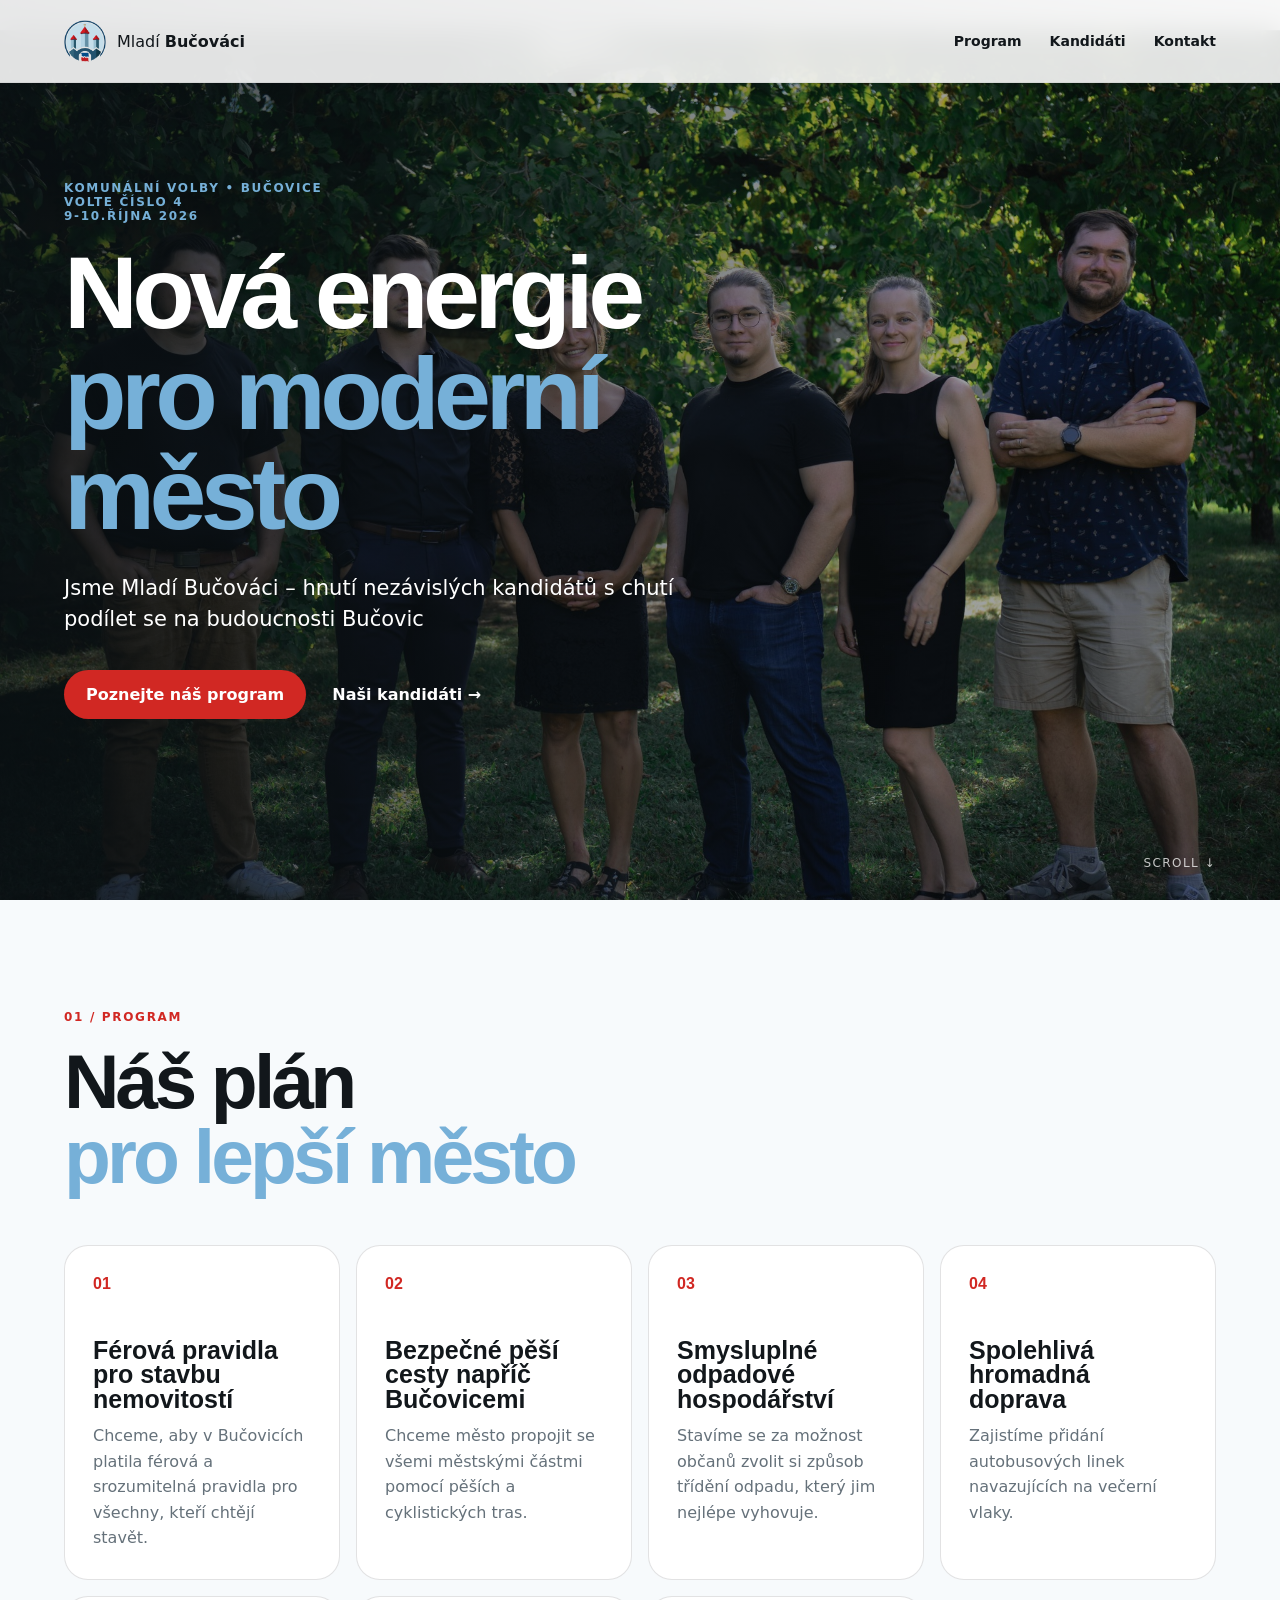
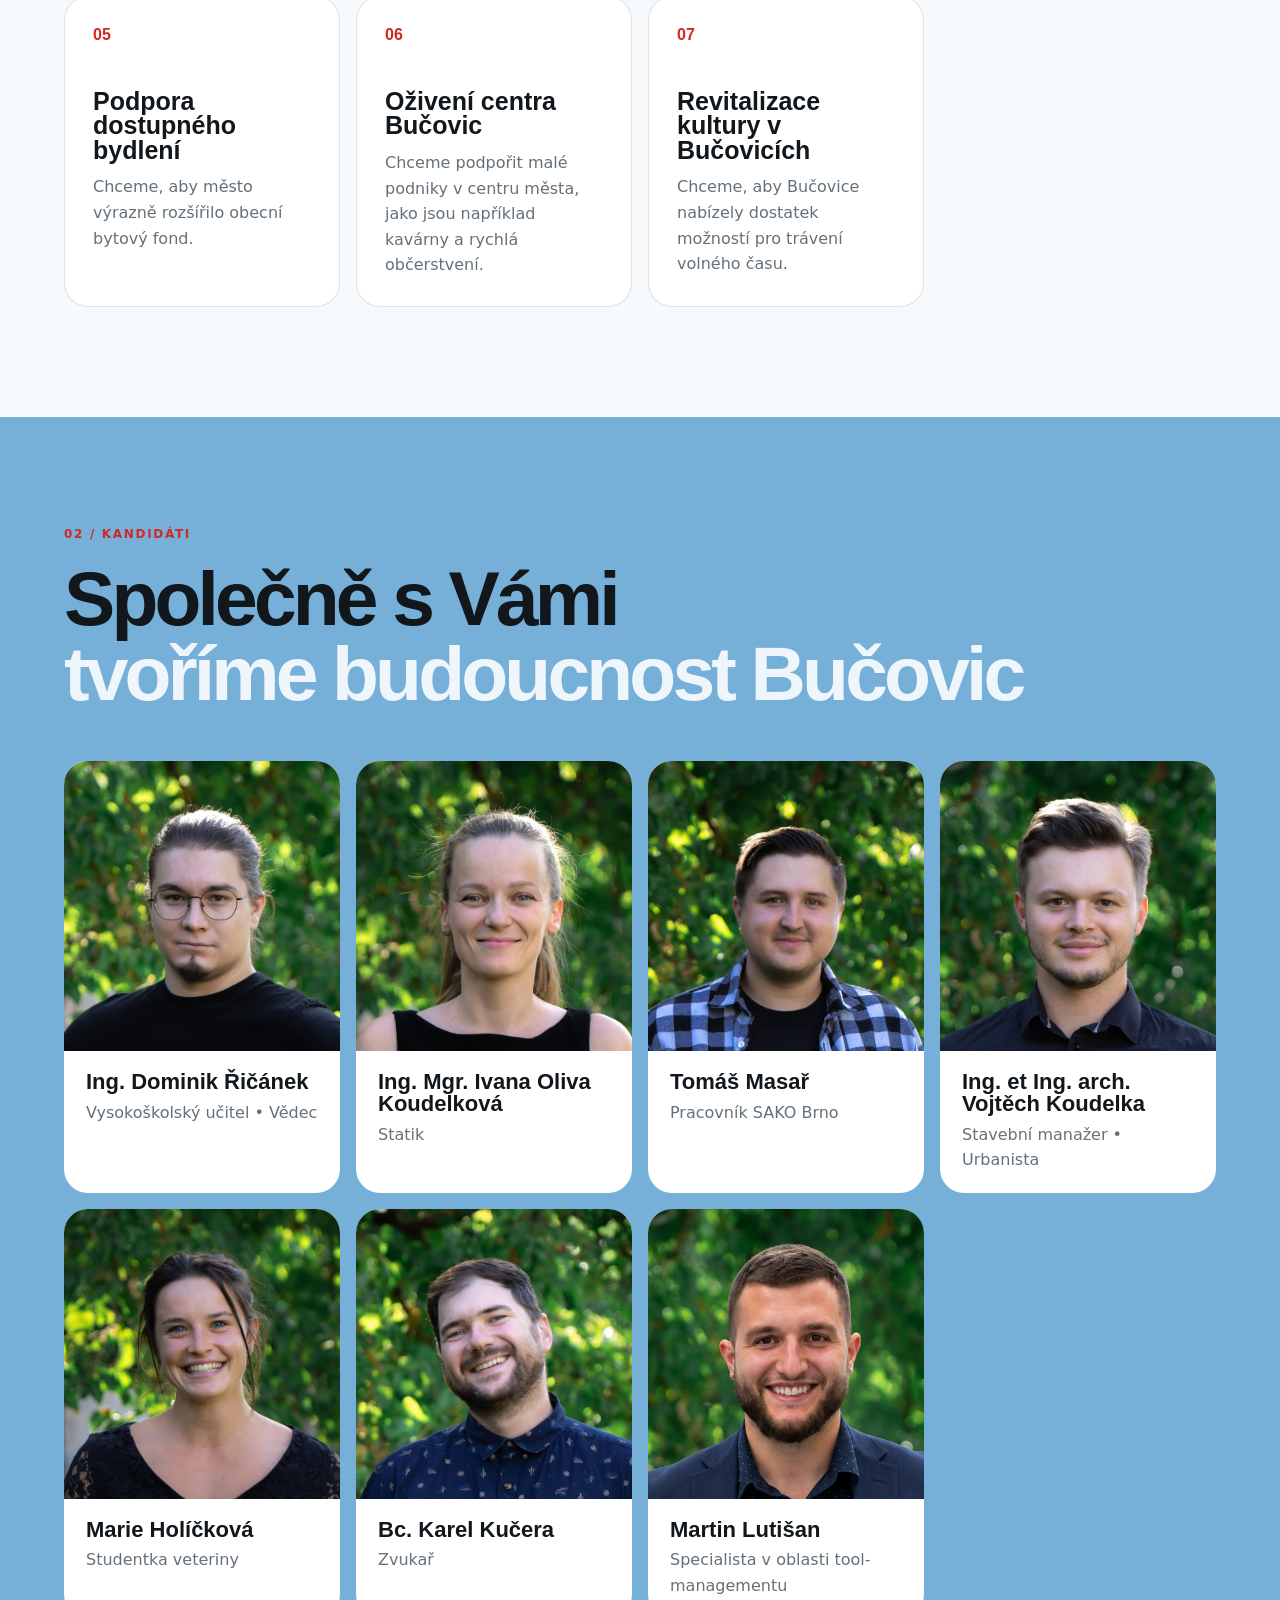
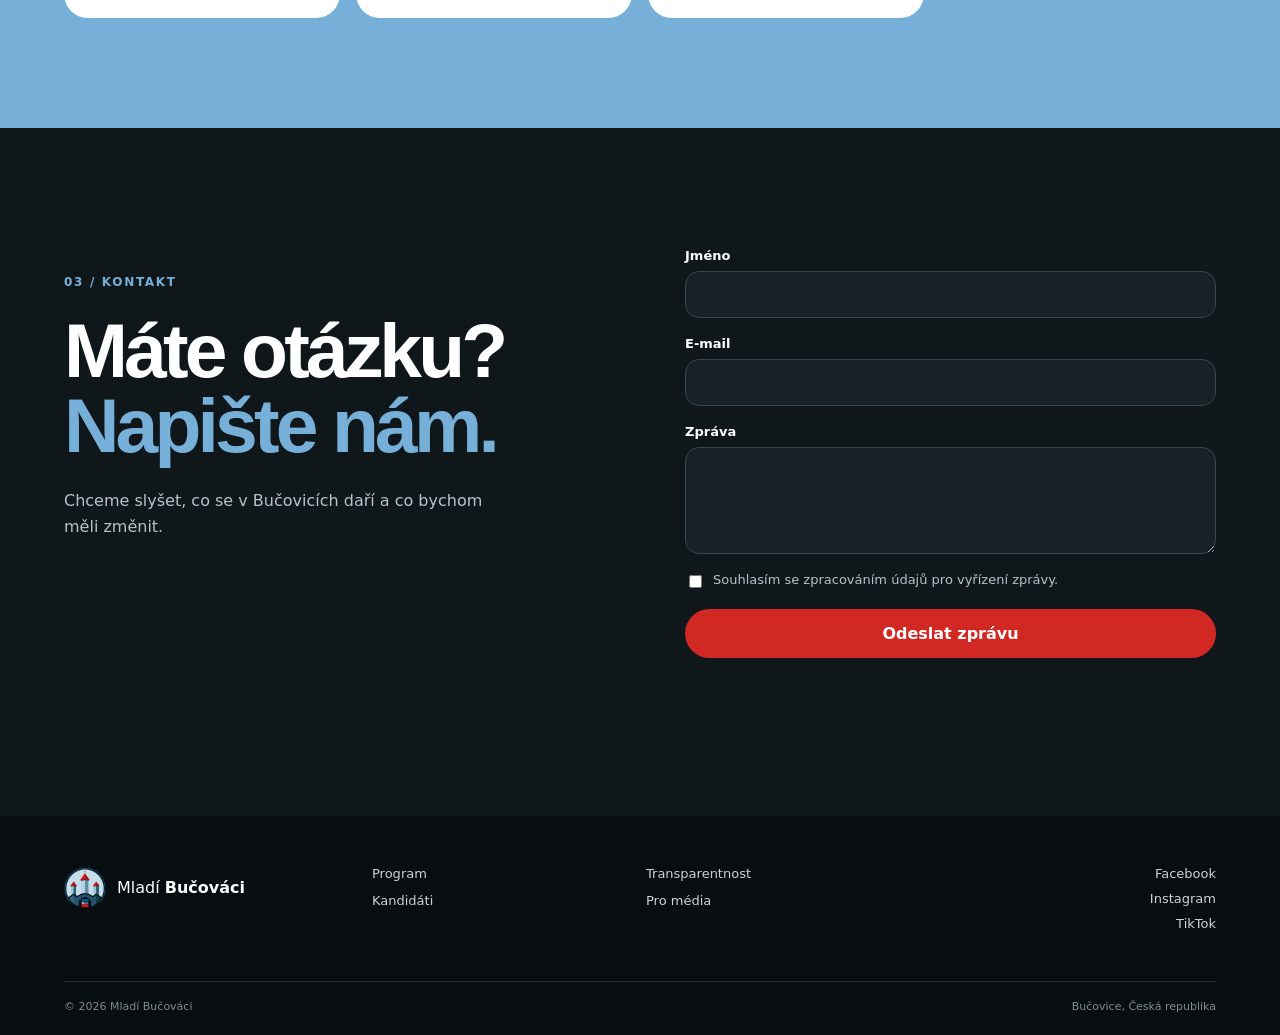
<file: index.html>
<!doctype html>
<html lang="cs">
<head>
  <meta charset="utf-8">
  <meta name="viewport" content="width=device-width, initial-scale=1">
  <meta name="description" content="Mladí Bučováci – nezávislí kandidáti pro komunální volby v Bučovicích.">
  <title>Mladí Bučováci | Bučovice</title>
  <link rel="stylesheet" href="css/styles.css">
</head>
<body>
  <header class="site-header">
    <a class="brand" href="#top" aria-label="Mladí Bučováci – domů">
      <img class="brand-mark" src="assets/MB_logo.png" alt="Logo Mladých Bučováků">
      <span>Mladí <strong>Bučováci</strong></span>
    </a>
    <button class="menu-toggle" aria-expanded="false" aria-controls="main-nav">Menu</button>
    <nav id="main-nav" class="main-nav" aria-label="Hlavní navigace">
      <a href="program/index.html">Program</a>
      <a href="#kandidati">Kandidáti</a>
      <a href="#kontakt">Kontakt</a>
    </nav>
  </header>

  <main>
    <section class="hero full-section reveal" aria-labelledby="hero-title" id="top">
      <div class="hero-photo" role="img" aria-label="Místo pro fotografii kandidátů"></div>
      <div class="hero-overlay"></div>
      <div class="hero-content">
        <p class="eyebrow">Komunální volby • Bučovice<br>Volte číslo 4<br>9-10.října 2026</p>
        <h1 id="hero-title">Nová energie<br><span>pro moderní město</span></h1>
        <p class="hero-lead">Jsme Mladí Bučováci – hnutí nezávislých kandidátů s chutí podílet se na budoucnosti Bučovic</p>
        <div class="hero-actions">
          <a class="btn btn-primary" href="program/index.html">Poznejte náš program</a>
          <a class="text-link" href="#kandidati">Naši kandidáti →</a>
        </div>
      </div>
      <div class="scroll-cue" aria-hidden="true">Scroll ↓</div>
    </section>

    <section id="program" class="program full-section reveal" aria-labelledby="program-title">
      <div class="section-inner">
        <div class="section-heading">
          <p class="eyebrow">01 / Program</p>
          <h2 id="program-title">Náš plán<br><span>pro lepší město</span></h2>
        </div>
        <div class="program-grid">
          <a class="program-card" href="program/index.html#tema-1">
            <span>01</span><h3>Férová pravidla pro stavbu nemovitostí</h3>
            <p>Chceme, aby v Bučovicích platila férová a srozumitelná pravidla pro všechny, kteří chtějí stavět.</p>
          </a>
          <a class="program-card" href="program/index.html#tema-2">
            <span>02</span><h3>Bezpečné pěší cesty napříč Bučovicemi</h3>
            <p>Chceme město propojit se všemi městskými částmi pomocí pěších a cyklistických tras.</p>
          </a>
          <a class="program-card" href="program/index.html#tema-3">
            <span>03</span><h3>Smysluplné odpadové hospodářství</h3>
            <p>Stavíme se za možnost občanů zvolit si způsob třídění odpadu, který jim nejlépe vyhovuje.</p>
          </a>
          <a class="program-card" href="program/index.html#tema-4">
            <span>04</span><h3>Spolehlivá hromadná doprava</h3>
            <p>Zajistíme přidání autobusových linek navazujících na večerní vlaky.</p>
          </a>
          <a class="program-card" href="program/index.html#tema-5">
            <span>05</span><h3>Podpora dostupného bydlení</h3>
            <p>Chceme, aby město výrazně rozšířilo obecní bytový fond.</p>
          </a>
          <a class="program-card" href="program/index.html#tema-6">
            <span>06</span><h3>Oživení centra Bučovic</h3>
            <p>Chceme podpořit malé podniky v centru města, jako jsou například kavárny a rychlá občerstvení.</p>
          </a>
          <a class="program-card" href="program/index.html#tema-7">
            <span>07</span><h3>Revitalizace kultury v Bučovicích</h3>
            <p>Chceme, aby Bučovice nabízely dostatek možností pro trávení volného času.</p>
          </a>
        </div>
      </div>
    </section>

    <section id="kandidati" class="candidates full-section reveal" aria-labelledby="candidates-title">
      <div class="section-inner">
        <div class="section-heading">
          <p class="eyebrow">02 / Kandidáti</p>
          <h2 id="candidates-title">Společně s Vámi<br><span style="color:rgba(255,255,255,.88)">tvoříme budoucnost Bučovic</span></h2>
        </div>
        <div class="candidate-grid">
          <a class="candidate-card" href="kandidat/index.html?kandidat=1">
            <div class="portrait"><img src="assets/dominik_small.jpg" alt="Fotografie kandidáta 1"></div>
            <div><h3>Ing. Dominik Řičánek</h3><p>Vysokoškolský učitel • Vědec</p></div>
          </a>
          <a class="candidate-card" href="kandidat/index.html?kandidat=2">
            <div class="portrait"><img src="assets/ivca_small.jpg" alt="Fotografie kandidáta 2"></div>
            <div><h3>Ing. Mgr. Ivana Oliva Koudelková</h3><p>Statik</p></div>
          </a>
          <a class="candidate-card" href="kandidat/index.html?kandidat=3">
            <div class="portrait"><img src="assets/tom_small.jpg" alt="Fotografie kandidáta 3"></div>
            <div><h3>Tomáš Masař</h3><p>Pracovník SAKO Brno</p></div>
          </a>
          <a class="candidate-card" href="kandidat/index.html?kandidat=4">
            <div class="portrait"><img src="assets/vojta_small.jpg" alt="Fotografie kandidáta 4"></div>
            <div><h3>Ing. et Ing. arch. Vojtěch Koudelka</h3><p>Stavební manažer • Urbanista</p></div>
          </a>
          <a class="candidate-card" href="kandidat/index.html?kandidat=6">
            <div class="portrait"><img src="assets/marie_small.jpg" alt="Fotografie kandidáta 6"></div>
            <div><h3>Marie Holíčková</h3><p>Studentka veteriny</p></div>
          </a>
          <a class="candidate-card" href="kandidat/index.html?kandidat=7">
            <div class="portrait"><img src="assets/karel_small.jpg" alt="Fotografie kandidáta 7"></div>
            <div><h3>Bc. Karel Kučera</h3><p>Zvukař</p></div>
          </a>
          <a class="candidate-card" href="kandidat/index.html?kandidat=5">
            <div class="portrait"><img src="assets/martin_small2.png" alt="Fotografie kandidáta 5"></div>
            <div><h3>Martin Lutišan</h3><p>Specialista v oblasti tool-managementu</p></div>
          </a>

        </div>
      </div>
    </section>

    <section id="kontakt" class="contact reveal" aria-labelledby="contact-title">
      <div class="section-inner contact-layout">
        <div>
          <p class="eyebrow">03 / Kontakt</p>
          <h2 id="contact-title">Máte otázku?<br><span>Napište nám.</span></h2>
          <p>Chceme slyšet, co se v Bučovicích daří a co bychom měli změnit.</p>
        </div>
        <form class="contact-form" id="contact-form" action="https://formsubmit.co/mladibucovaci@gmail.com" method="POST">
          <input type="hidden" name="_subject" value="Nová zpráva z webu Mladí Bučováci">
          <input type="hidden" name="_template" value="table">
          <input type="hidden" name="_captcha" value="false">
          <input type="text" name="_honey" class="form-honey" tabindex="-1" autocomplete="off" aria-hidden="true">

          <label>Jméno<input name="name" required autocomplete="name"></label>
          <label>E-mail<input type="email" name="email" required autocomplete="email"></label>
          <label>Zpráva<textarea name="message" rows="5" required></textarea></label>
          <label class="checkbox"><input type="checkbox" name="consent" value="Ano" required> Souhlasím se zpracováním údajů pro vyřízení zprávy.</label>
          <button class="btn btn-primary" type="submit">Odeslat zprávu</button>
          <p class="form-status" role="status" aria-live="polite"></p>
        </form>
      </div>
    </section>
  </main>

  <footer class="site-footer">
    <div class="footer-top">
      <a class="brand footer-brand" href="#top"><img class="brand-mark" src="assets/MB_logo.png" alt="Logo Mladých Bučováků"><span>Mladí <strong>Bučováci</strong></span></a>
      <nav class="footer-nav" aria-label="Patička">
        <a href="program/index.html">Program</a>
        <a href="transparency/index.html">Transparentnost</a>
        <a href="./index.html#kandidati">Kandidáti</a>
        <a href="media/index.html">Pro média</a>
        
      </nav>
      <div class="socials" aria-label="Sociální sítě">
        <a href="https://www.facebook.com/profile.php?id=61593550298514" aria-label="Facebook">Facebook</a>
        <a href="https://www.instagram.com/mladi_bucovaci/" aria-label="Instagram">Instagram</a>
        <a href="https://www.tiktok.com/@mlad.buovci" aria-label="TikTok">TikTok</a>
      </div>
    </div>
    <div class="footer-bottom"><span>© 2026 Mladí Bučováci</span><span>Bučovice, Česká republika</span></div>
  </footer>

  <script src="js/main.js"></script>
</body>
</html>
</file>
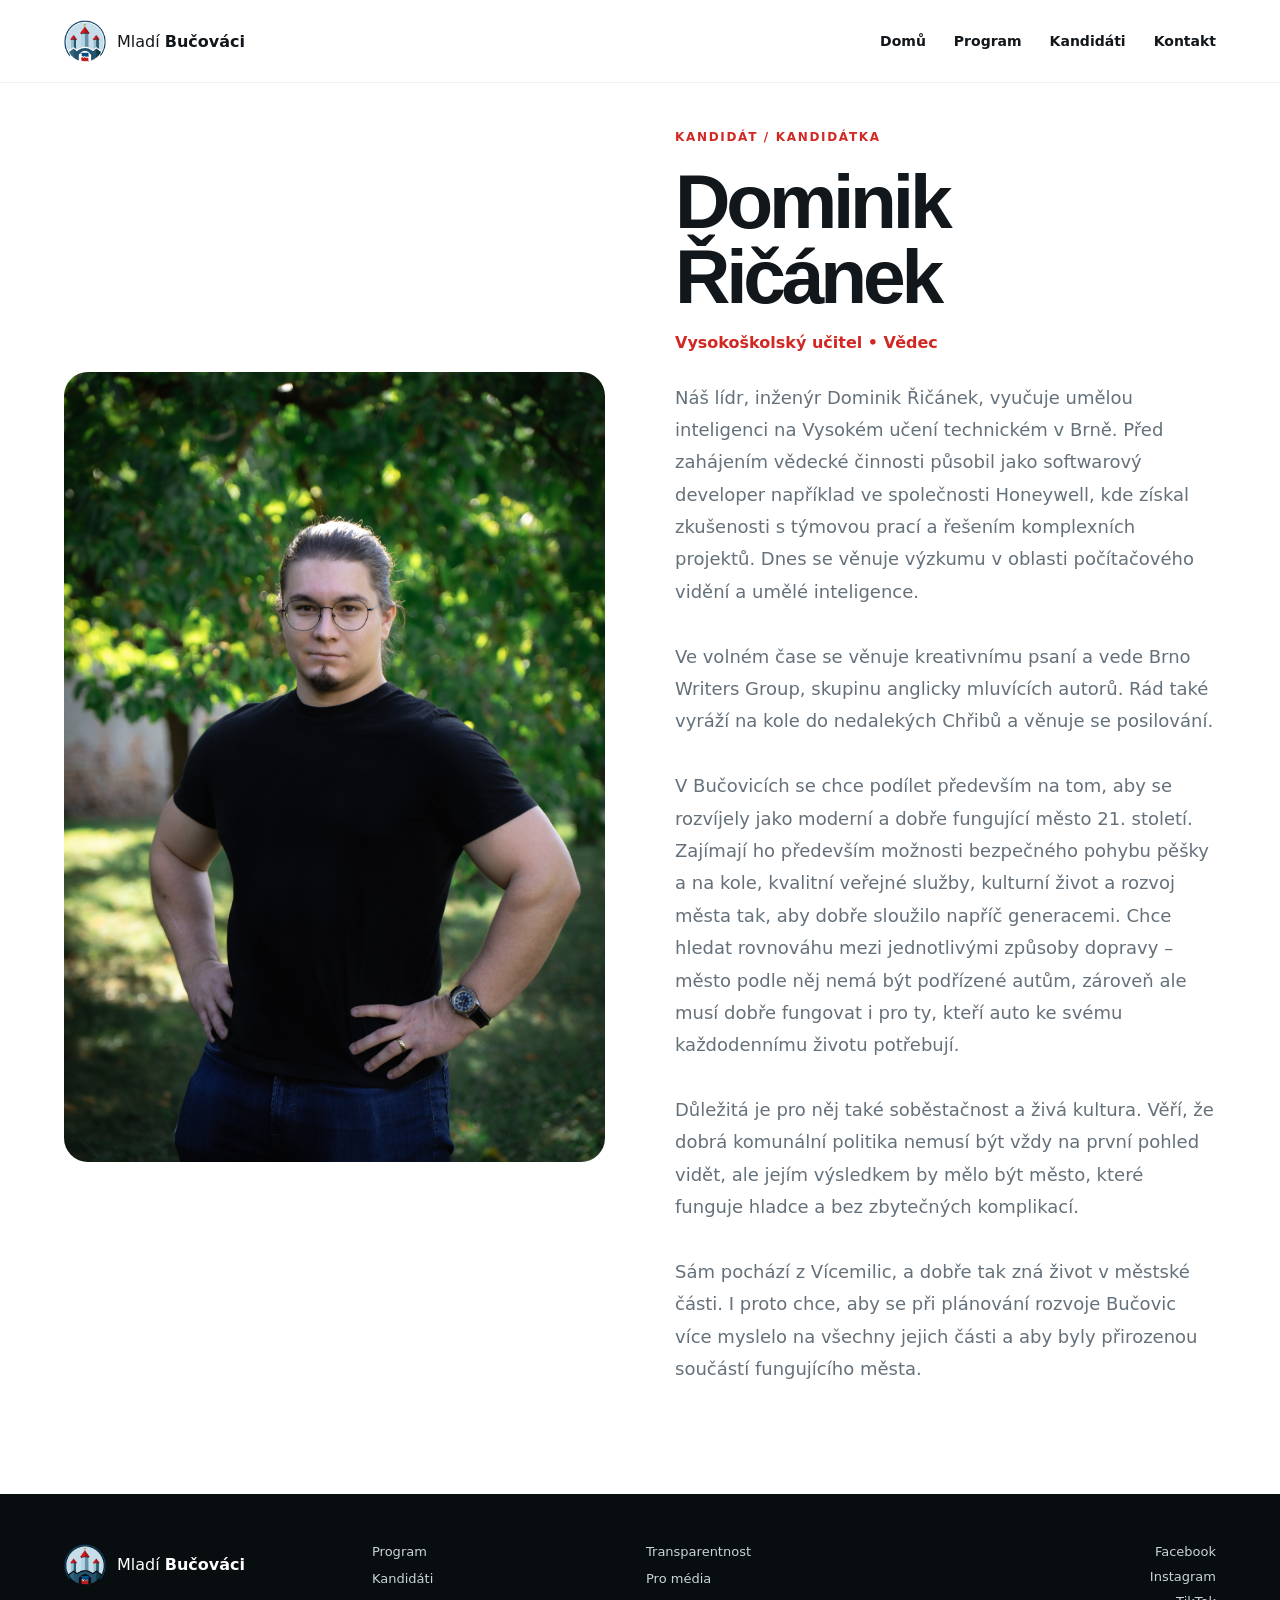
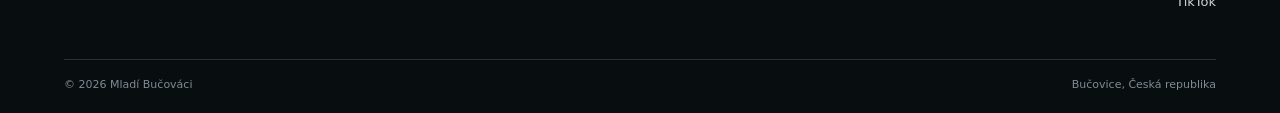
<file: kandidat/index.html>
<!doctype html>
<html lang="cs">
<head>
  <meta charset="utf-8">
  <meta name="viewport" content="width=device-width, initial-scale=1">
  <title>Kandidát | Mladí Bučováci</title>
  <link rel="stylesheet" href="../css/styles.css">
</head>
<body>
<header class="site-header">
  <a class="brand" href="../index.html"><img class="brand-mark" src="../assets/MB_logo.png" alt="Logo Mladých Bučováků"><span>Mladí <strong>Bučováci</strong></span></a>
  <button class="menu-toggle" aria-expanded="false" aria-controls="main-nav">Menu</button>
  <nav id="main-nav" class="main-nav" aria-label="Hlavní navigace"><a href="../index.html">Domů</a><a href="../program/index.html">Program</a><a href="../index.html#kandidati">Kandidáti</a><a href="../index.html#kontakt">Kontakt</a></nav>
</header>
<main>
  <section class="candidate-detail reveal">
    <div class="candidate-detail-grid">
      <div class="candidate-detail-photo"><img id="candidate-photo" src="../assets/candidates-placeholder.svg" alt="Fotografie kandidáta"></div>
      <div class="candidate-detail-copy"><p class="eyebrow">Kandidát / kandidátka</p><h1 id="candidate-name">Jmeno Prijmeni</h1><p id="candidate-role" class="candidate-detail-role">Profese / oblast</p><p id="candidate-bio" class="candidate-biography">Zde bude biografie kandidáta. Doplňte zkušenosti, profesní život, vztah k Bučovicím, motivaci kandidovat a konkrétní témata, kterým se chce věnovat.</p></div>
    </div>
  </section>
</main>
<footer class="site-footer">
    <div class="footer-top">
      <a class="brand footer-brand" href="#top"><img class="brand-mark" src="../assets/MB_logo.png" alt="Logo Mladých Bučováků"><span>Mladí <strong>Bučováci</strong></span></a>
      <nav class="footer-nav" aria-label="Patička">
        <a href="../program/index.html">Program</a>
        <a href="../transparency/index.html">Transparentnost</a>
        <a href="../index.html#kandidati">Kandidáti</a>
        <a href="../media/index.html">Pro média</a>
        
      </nav>
      <div class="socials" aria-label="Sociální sítě">
        <a href="https://www.facebook.com/profile.php?id=61593550298514" aria-label="Facebook">Facebook</a>
        <a href="https://www.instagram.com/mladi_bucovaci/" aria-label="Instagram">Instagram</a>
        <a href="https://www.tiktok.com/@mlad.buovci" aria-label="TikTok">TikTok</a>
      </div>
    </div>
    <div class="footer-bottom"><span>© 2026 Mladí Bučováci</span><span>Bučovice, Česká republika</span></div>
  </footer>
<script src="../js/main.js"></script>
<script>
const candidates = {
  "1": { name: "Dominik Řičánek", role: "Vysokoškolský učitel • Vědec", photo: "../assets/dominik_big.jpg", bio: "Náš lídr, inženýr Dominik Řičánek, vyučuje umělou inteligenci na Vysokém učení technickém v Brně. Před zahájením vědecké činnosti působil jako softwarový developer například ve společnosti Honeywell, kde získal zkušenosti s týmovou prací a řešením komplexních projektů. Dnes se věnuje výzkumu v oblasti počítačového vidění a umělé inteligence.<br><br>Ve volném čase se věnuje kreativnímu psaní a vede Brno Writers Group, skupinu anglicky mluvících autorů. Rád také vyráží na kole do nedalekých Chřibů a věnuje se posilování.<br><br>V Bučovicích se chce podílet především na tom, aby se rozvíjely jako moderní a dobře fungující město 21. století. Zajímají ho především možnosti bezpečného pohybu pěšky a na kole, kvalitní veřejné služby, kulturní život a rozvoj města tak, aby dobře sloužilo napříč generacemi. Chce hledat rovnováhu mezi jednotlivými způsoby dopravy – město podle něj nemá být podřízené autům, zároveň ale musí dobře fungovat i pro ty, kteří auto ke svému každodennímu životu potřebují.<br><br>Důležitá je pro něj také soběstačnost a živá kultura. Věří, že dobrá komunální politika nemusí být vždy na první pohled vidět, ale jejím výsledkem by mělo být město, které funguje hladce a bez zbytečných komplikací.<br><br>Sám pochází z Vícemilic, a dobře tak zná život v městské části. I proto chce, aby se při plánování rozvoje Bučovic více myslelo na všechny jejich části a aby byly přirozenou součástí fungujícího města." },
  "2": { name: "Ivana Oliva Koudelková", role: "Statik", photo: "../assets/ivca_big.jpg", bio: "Ivana Oliva Koudelková celý život žije v Bučovicích. Je matkou tří dětí a péči o rodinu spojuje s podnikáním v oboru stavebního inženýrství. Díky tomu se na rozvoj města dívá jak z pohledu rodiče a obyvatele, tak z pohledu člověka, který se profesně pohybuje ve stavebnictví.<br><br>V Bučovicích se chce podílet především na tom, aby město lépe pracovalo s rozvojem nových lokalit a vytvářelo vstřícnější podmínky pro mladé stavebníky. Zajímají ji také témata, která mají přímý dopad na každodenní život ve městě – od podpory drobných podnikatelů a služeb až po podobu a kvalitu veřejných prostranství.<br><br>Za důležité považuje vytvářet v Bučovicích podmínky, díky kterým bude město atraktivní nejen pro stávající obyvatele, ale i pro mladé rodiny, které zde chtějí žít a stavět. Podporovat chce proto například rozvoj drobného podnikání a služeb, jako jsou kavárny, a zároveň maximální ozelenění veřejných prostranství. Cílem je, aby se Bučovice rozvíjely jako příjemné město pro život, ve kterém je prostor jak pro rodiny, tak pro podnikání a kvalitní veřejný prostor." },
  "3": { name: "Tomáš Masař", role: "Zaměstnanec SAKO", photo: "../assets/tom_big.jpg", bio: "Tomáš Masař celý život žije v Bučovicích. Pracuje ve společnosti SAKO Brno, díky čemuž má blízko k odpadovému hospodářství. Zkušenosti má také s podnikáním a dopravou, tedy oblastmi, které mají přímý dopad na každodenní fungování města.<br><br>Dlouhodobě se zajímá o dění v Bučovicích, hospodaření města a rozhodnutí, která ovlivňují jeho další rozvoj. V zastupitelstvu chce především posílit hlas mladší generace a přispět k tomu, aby město komunikovalo se svými obyvateli otevřeněji, srozumitelněji a včas.<br><br>Jeho hlavními tématy jsou kultura a odpadové hospodářství. Chce podpořit pestřejší kulturní život v Bučovicích a zároveň přinášet praktické podněty pro efektivnější a hospodárnější nakládání s odpady. Věnovat se chce také rozvoji sportu, volnočasových aktivit a veřejných prostor tak, aby město nabízelo více možností pro aktivní život a příjemné trávení volného času." },
  "4": { name: "Vojtěch Koudelka", role: "Stavební manažer • Urbanista", photo: "../assets/vojta_big.jpg", bio: "Vojtěch se profesně pohybuje ve stavebnictví. Je vystudovaný architekt a stavař. To první se zaměřením na urbanismus, to druhé na ekonomii. Pracuje jako stavební manažer na jednom z největších projektů ČR a věnuje se i projekci.<br><br>V Bučovicích se chce podílet především na tom, jak se město rozvíjí a jak tento rozvoj plánovat dlouhodobě a hospodárně. Zajímají ho témata územního plánování, nové výstavby, dopravní a technické infrastruktury, veřejného prostoru i spolupráce města se soukromými investory.<br><br>Jeho cíle jsou spíše dlouhodobého rázu. Ikdyž vidí, že ze strany města je snaha bydlení vytvářet, ví, že to jde dělat lépe. Ví, že lidé by chtěli začít stavět, ale nemají kde. Proto chce vytvořit místni podmínky takové, aby pro lidi vznikaly nové stavební pozemky. Kromě malých stavebníků myslí i na větší investory, kteří v našem městě nemají dostatečně predikovatelná pravidla. Vidí potenciál v možném přilivu kapitálu pro obec, díky kterému bude možno realizovat projekty veřejné vybavenosti, jako například tolik žádaná sportovní hala. Aby tohle všechno mělo řád a pravidla, je k tomu skvělým poradním nástrojem stavební komise, jejíž založení je dalším z hlavních cílů kandidáta." },
  "5": { name: "Martin Lutišan", role: "Specialista v oblasti tool-managementu", photo: "../assets/martin_big2.png", bio: "Martin Lutišan profesně působí v oblasti tool managementu. Ve volném čase se věnuje sportu a aktivně sleduje kulturní dění. Záleží mu na tom, jak se Bučovice rozvíjejí a aby byly dobrým místem pro život pro všechny generace.<br><br>V zastupitelstvu chce využít především svůj přístup, energii a chuť podílet se na dění ve městě. Za důležitý považuje rozumný a odpovědný rozvoj Bučovic, který bude vycházet z reálných potřeb jejich obyvatel a zároveň bude myslet na budoucnost města.<br><br>Jeho cílem je přispět k tomu, aby se Bučovice posouvaly dopředu, ale zároveň si zachovaly svůj charakter a byly místem, kde se dobře žije lidem napříč generacemi." },
  "6": { name: "Marie Holíčková", role: "Studentka veteriny", photo: "../assets/marie_big.jpg", bio: "Marie Holíčková je studentkou Veterinární univerzity. Ve volném čase ráda sportuje a vyráží do přírody. Právě pohyb a čas strávený venku pro ni představují důležitý způsob odpočinku a načerpání energie. Zároveň díky tomu vnímá, jak významnou roli mají zelené plochy a možnosti aktivního trávení volného času pro zdraví a kvalitu života ve městě.<br><br>V Bučovicích se chce podílet především na tom, aby město nabízelo příjemné prostředí pro život napříč generacemi. Zajímají ji témata městské zeleně, šetrného veřejného osvětlení, sportu a možností aktivního trávení volného času. Za důležité považuje také rozvoj a modernizaci knihovny tak, aby nebyla jen místem pro půjčování knih, ale prostorem, kde se mohou lidé všech generací vzdělávat, setkávat a dále rozvíjet.<br><br>Jedním z jejích hlavních cílů je také posílit hlas mladé generace v městském zastupitelstvu. Mladí lidé podle ní mají k fungování města co říct, protože právě oni dnes řeší témata, která budou výrazně ovlivňovat jejich budoucnost – od dostupného bydlení a udržitelnosti až po možnosti aktivního života a podmínky pro zakládání rodin. Do komunální politiky chce přinést energii, nové pohledy a chuť podílet se na tom, aby se Bučovice dál rozvíjely." },
  "7": { name: "Karel Kučera", role: "Zvukař", photo: "../assets/karel_big.jpg", bio: "Karel Kučera žije v Bučovicích už od malička. Je mu 36 let a jako čerstvý otec plánuje, že zde se svou rodinou zůstane i do budoucna. Profesně působí jako zvukař ve veřejnoprávním médiu. Díky své práci se dostává do měst a obcí podobné velikosti, a má tak možnost porovnávat, jak se žije jinde a co může fungovat lépe.<br><br>V Bučovicích se chce podílet především na rozvoji kulturního života a kvalitě prostředí, ve kterém lidé žijí. Zajímají ho témata podpory koncertů, dalšího rozvoje kina nebo možnosti vytvoření kulturního centra. Důležitý je pro něj také kvalitní veřejný prostor a hledání environmentálně udržitelných řešení při dalším rozvoji města.<br><br>Svou kandidaturou chce do debaty o budoucnosti Bučovic přinést zkušenost a pohled člověka, který má možnost sledovat fungování podobně velkých měst i zvenčí. Zároveň chce motivovat své vrstevníky a mladší generaci, aby se o dění ve městě více zajímali a nebáli se do něj sami zapojit.<br><br>Jeho přístup vystihuje jednoduché heslo: Mysli globálně, jednej lokálně." },

};
const id = new URLSearchParams(location.search).get('kandidat') || '1';
const candidate = candidates[id] || candidates['1'];
document.querySelector('#candidate-name').textContent = candidate.name;
document.querySelector('#candidate-role').textContent = candidate.role;
document.querySelector('#candidate-bio').innerHTML = candidate.bio;
document.querySelector('#candidate-photo').src = candidate.photo;
document.querySelector('#candidate-photo').alt = 'Fotografie kandidáta: ' + candidate.name;
document.title = candidate.name + ' | Mladí Bučováci';
</script>
</body></html>
</file>
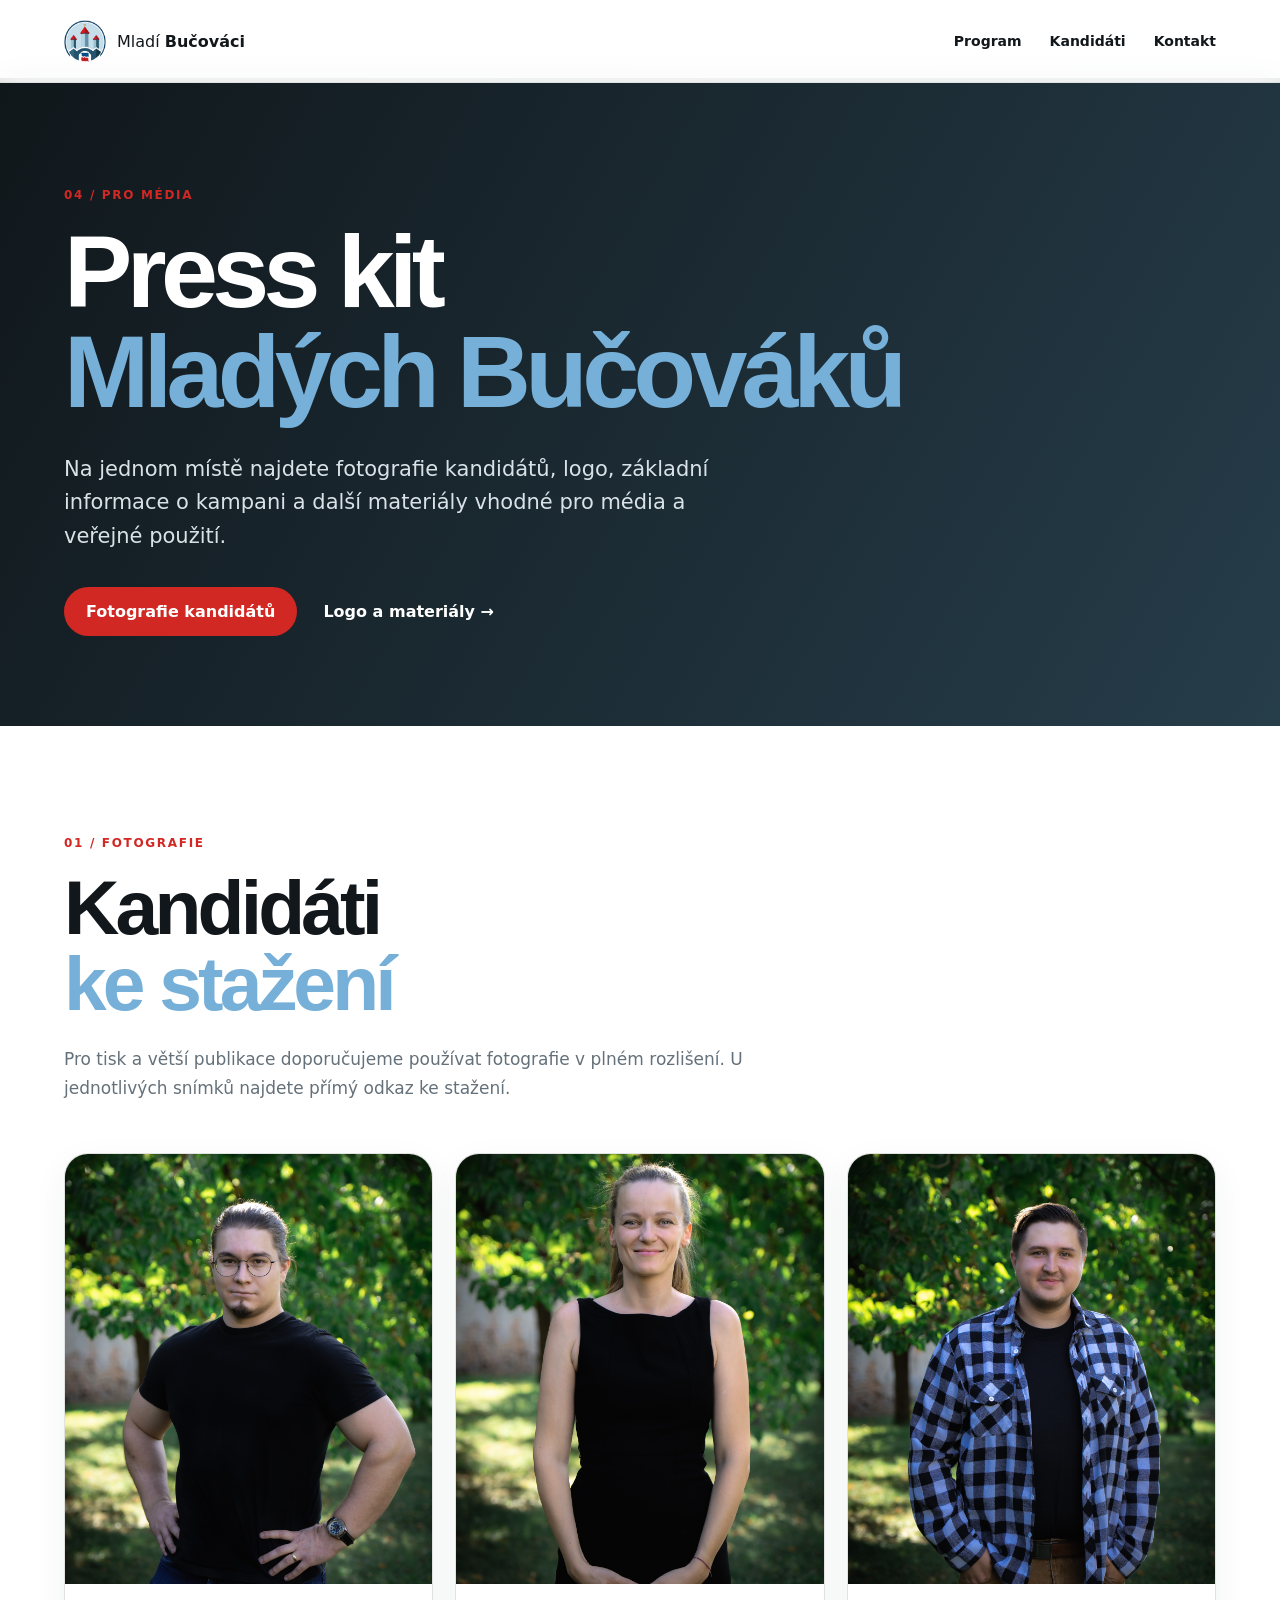
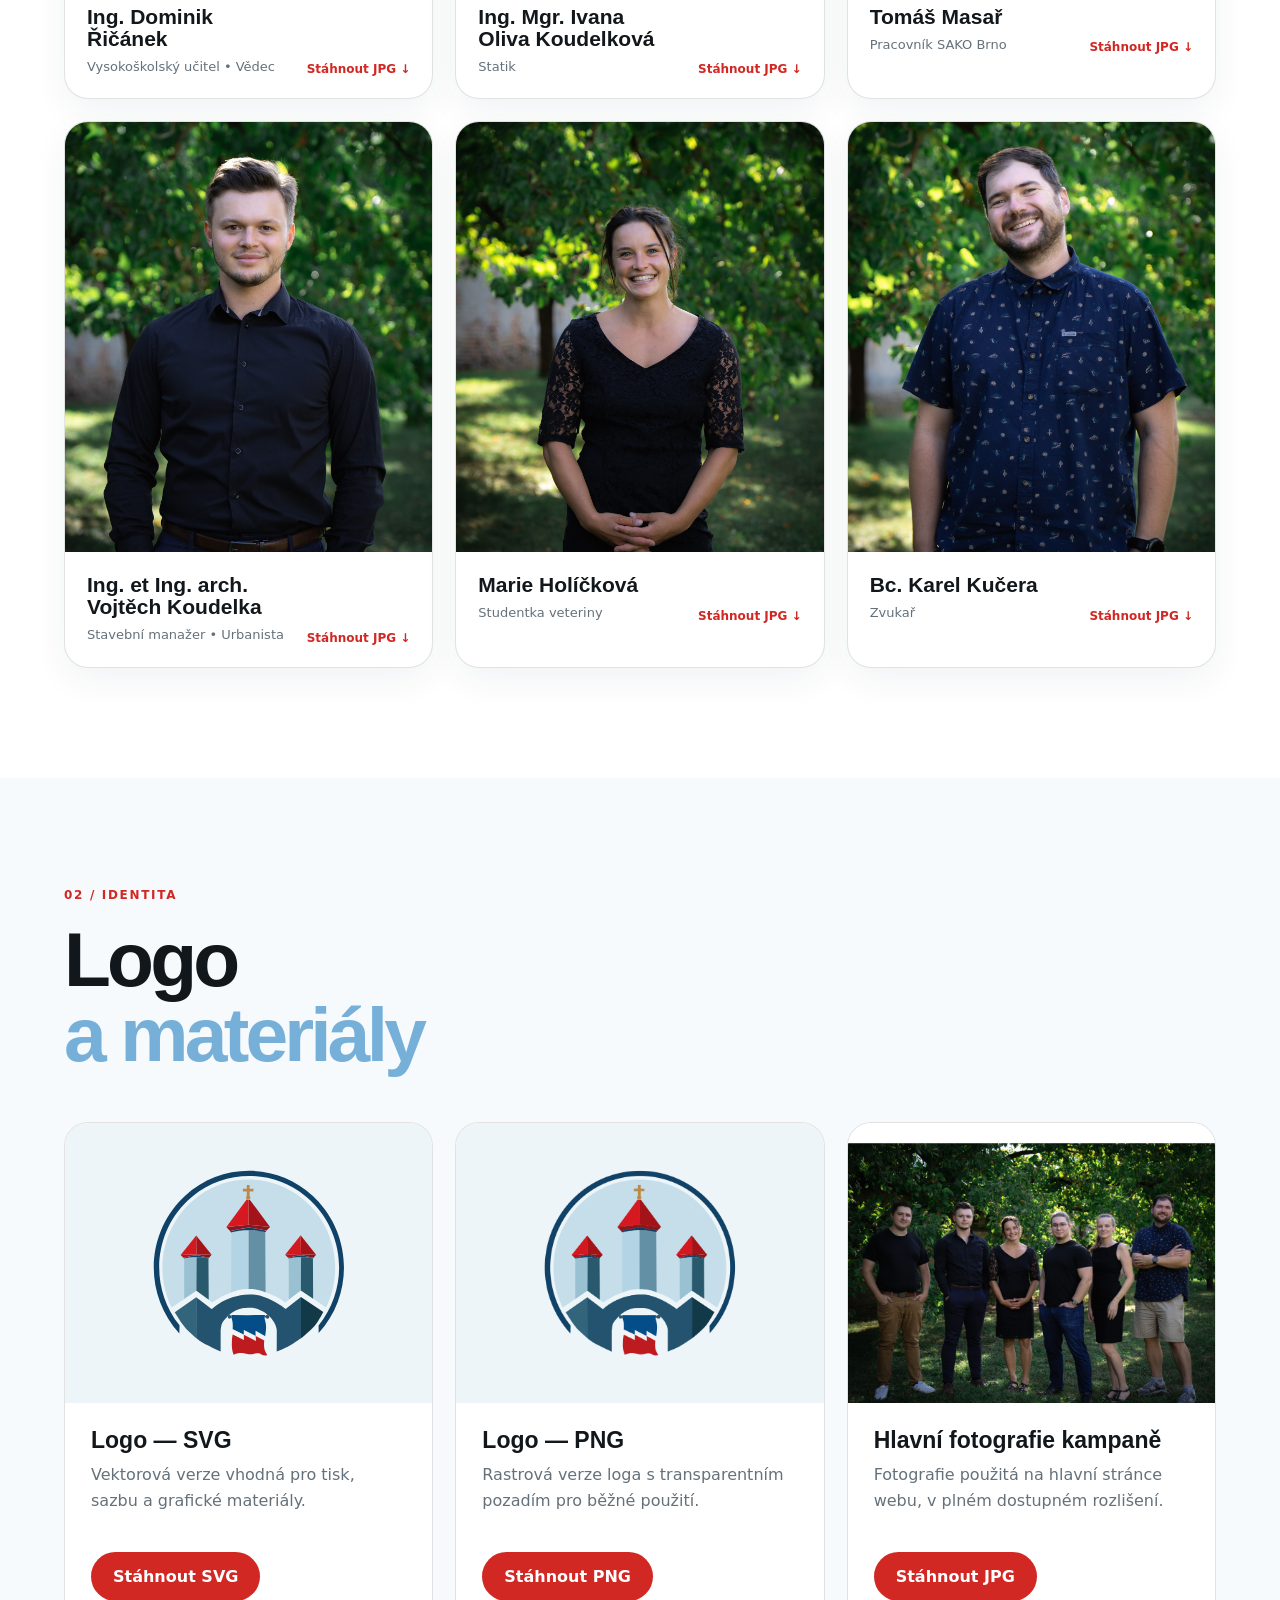
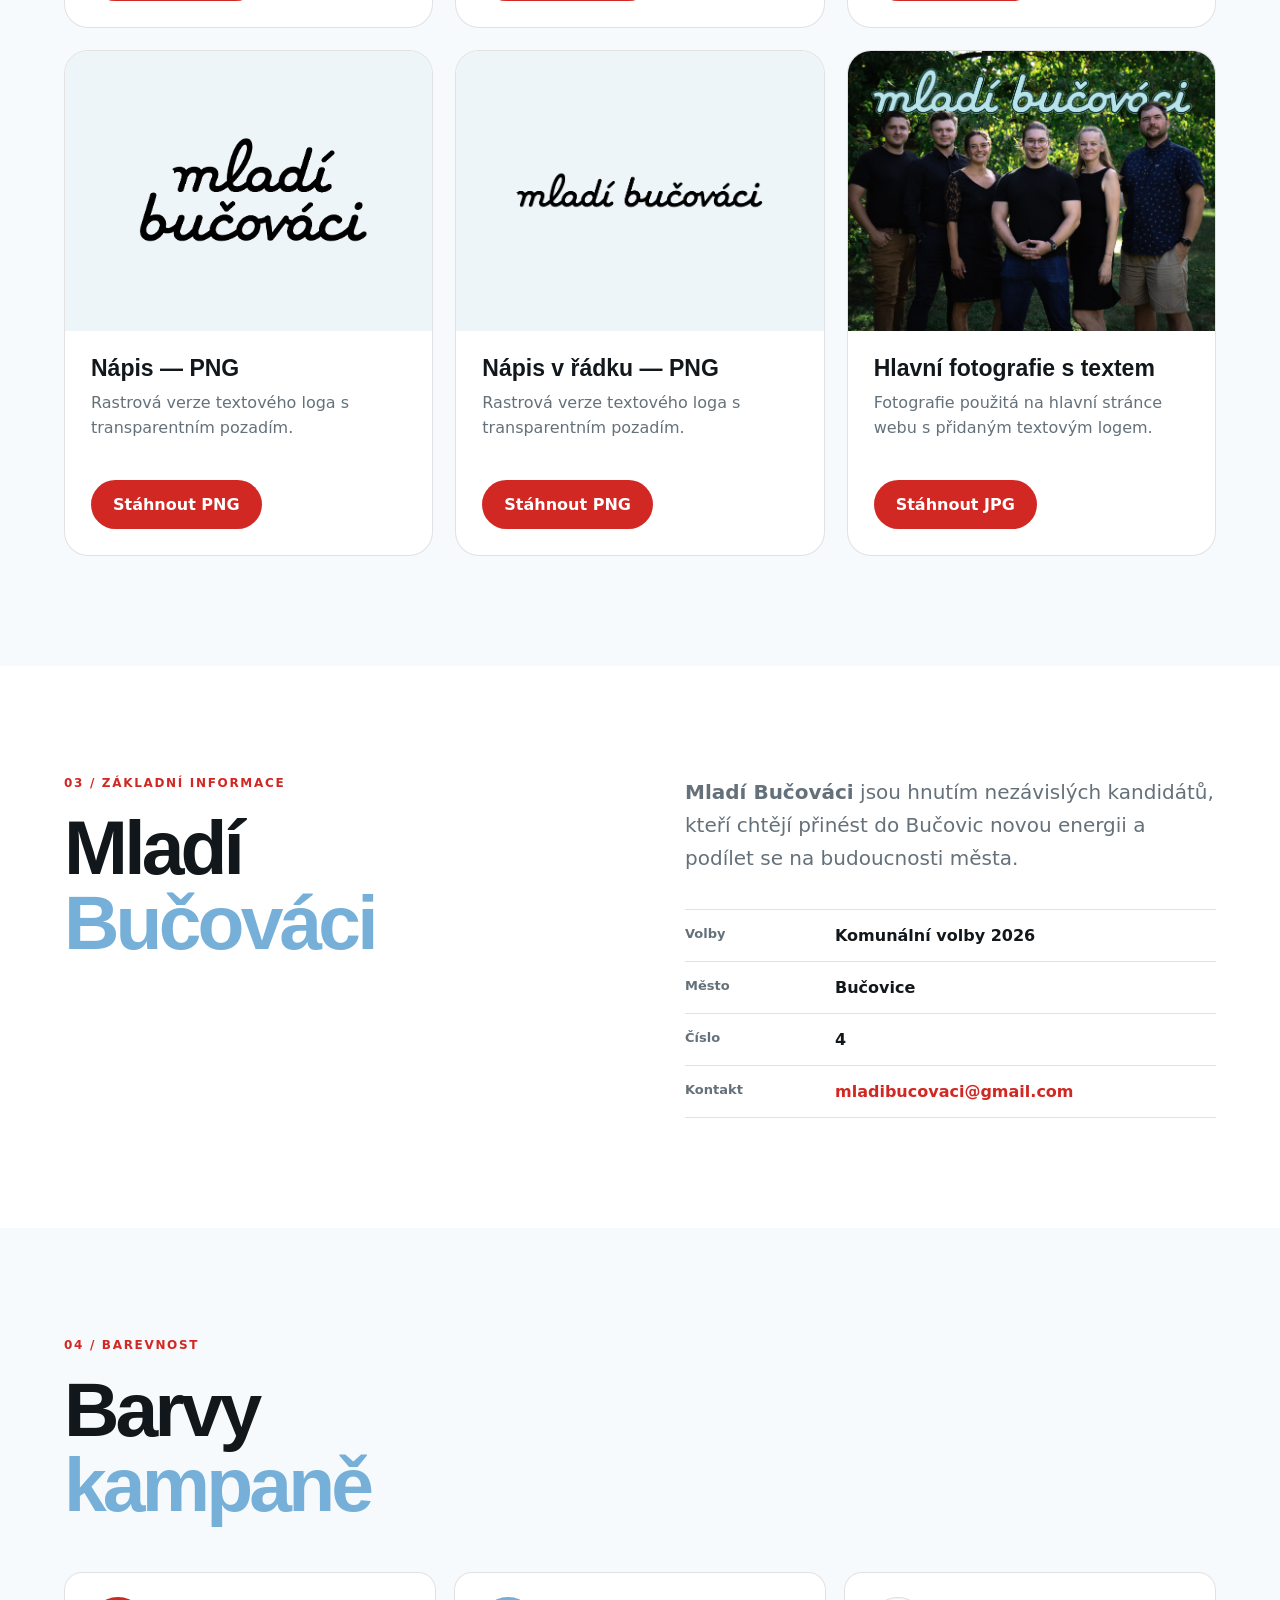
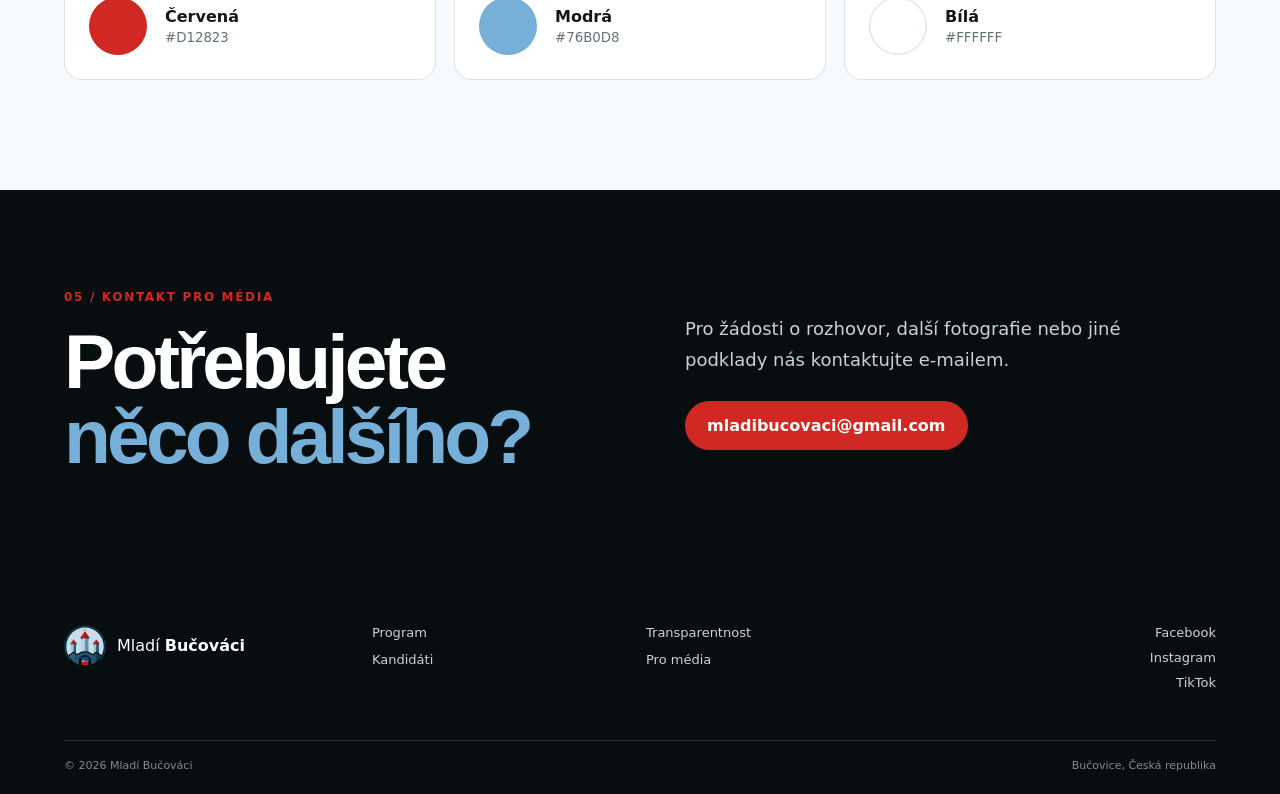
<file: media/index.html>
<!doctype html>
<html lang="cs">
<head>
  <meta charset="utf-8">
  <meta name="viewport" content="width=device-width, initial-scale=1">
  <meta name="description" content="Pro média – tiskové materiály, logo, fotografie kandidátů a kontakty hnutí Mladí Bučováci.">
  <title>Pro média | Mladí Bučováci</title>
  <link rel="stylesheet" href="../css/styles.css">
</head>
<body>
  <header class="site-header">
    <a class="brand" href="../index.html" aria-label="Mladí Bučováci – domů">
      <img class="brand-mark" src="../assets/MB_logo.png" alt="Logo Mladých Bučováků">
      <span>Mladí <strong>Bučováci</strong></span>
    </a>
    <button class="menu-toggle" aria-expanded="false" aria-controls="main-nav">Menu</button>
    <nav id="main-nav" class="main-nav" aria-label="Hlavní navigace">
      <a href="../program/index.html">Program</a>
      <a href="../index.html#kandidati">Kandidáti</a>
      <a href="../index.html#kontakt">Kontakt</a>
    </nav>
  </header>

  <main class="media-page">
    <section class="media-hero reveal">
      <div class="section-inner">
        <p class="eyebrow">04 / Pro média</p>
        <h1>Press kit<br><span>Mladých Bučováků</span></h1>
        <p class="media-hero-lead">
          Na jednom místě najdete fotografie kandidátů, logo, základní informace
          o kampani a další materiály vhodné pro média a veřejné použití.
        </p>
        <div class="hero-actions">
          <a class="btn btn-primary" href="#fotografie">Fotografie kandidátů</a>
          <a class="text-link" href="#logo">Logo a materiály →</a>
        </div>
      </div>
    </section>

    <section id="fotografie" class="media-section reveal">
      <div class="section-inner">
        <div class="section-heading">
          <p class="eyebrow">01 / Fotografie</p>
          <h2>Kandidáti<br><span>ke stažení</span></h2>
          <p class="media-section-intro">
            Pro tisk a větší publikace doporučujeme používat fotografie v plném rozlišení.
            U jednotlivých snímků najdete přímý odkaz ke stažení.
          </p>
        </div>

        <div class="media-photo-grid">
          <article class="media-photo-card">
            <a class="media-photo" href="../assets/dominik_big.jpg" download="dominik-ricanek.jpg">
              <img src="../assets/dominik_big.jpg" alt="Ing. Dominik Řičánek">
            </a>
            <div class="media-card-copy">
              <div><div><h3>Ing. Dominik Řičánek</h3><p>Vysokoškolský učitel • Vědec</p></div></div>
              <a class="download-link" href="../assets/dominik_big.jpg" download="dominik-ricanek.jpg">Stáhnout JPG ↓</a>
            </div>
          </article>

          <article class="media-photo-card">
            <a class="media-photo" href="../assets/ivca_big.jpg" download="ivana-oliva-koudelkova.jpg">
              <img src="../assets/ivca_big.jpg" alt="Ing. Mgr. Ivana Oliva Koudelková">
            </a>
            <div class="media-card-copy">
              <div><h3>Ing. Mgr. Ivana Oliva Koudelková</h3><p>Statik</p></div>
              <a class="download-link" href="../assets/ivca_big.jpg" download="ivana-oliva-koudelkova.jpg">Stáhnout JPG ↓</a>
            </div>
          </article>

          <article class="media-photo-card">
            <a class="media-photo" href="../assets/tom_big.jpg" download="tomas-masar.jpg">
              <img src="../assets/tom_big.jpg" alt="Tomáš Masař">
            </a>
            <div class="media-card-copy">
              <div><h3>Tomáš Masař</h3><p>Pracovník SAKO Brno</p></div>
              <a class="download-link" href="../assets/tom_big.jpg" download="tomas-masar.jpg">Stáhnout JPG ↓</a>
            </div>
          </article>

          <article class="media-photo-card">
            <a class="media-photo" href="../assets/vojta_big.jpg" download="vojtech-koudelka.jpg">
              <img src="../assets/vojta_big.jpg" alt="Ing. et Ing. arch. Vojtěch Koudelka">
            </a>
            <div class="media-card-copy">
              <div><h3>Ing. et Ing. arch. Vojtěch Koudelka</h3><p>Stavební manažer • Urbanista</p></div>
              <a class="download-link" href="../assets/vojta_big.jpg" download="vojtech-koudelka.jpg">Stáhnout JPG ↓</a>
            </div>
          </article>

          <article class="media-photo-card">
            <a class="media-photo" href="../assets/marie_big.jpg" download="marie-holickova.jpg">
              <img src="../assets/marie_big.jpg" alt="Marie Holíčková">
            </a>
            <div class="media-card-copy">
              <div><h3>Marie Holíčková</h3><p>Studentka veteriny</p></div>
              <a class="download-link" href="../assets/marie_big.jpg" download="marie-holickova.jpg">Stáhnout JPG ↓</a>
            </div>
          </article>

          <article class="media-photo-card">
            <a class="media-photo" href="../assets/karel_big.jpg" download="karel-kucera.jpg">
              <img src="../assets/karel_big.jpg" alt="Bc. Karel Kučera">
            </a>
            <div class="media-card-copy">
              <div><h3>Bc. Karel Kučera</h3><p>Zvukař</p></div>
              <a class="download-link" href="../assets/karel_big.jpg" download="karel-kucera.jpg">Stáhnout JPG ↓</a>
            </div>
          </article>
        </div>
      </div>
    </section>

    <section id="logo" class="media-section media-section-alt reveal">
      <div class="section-inner">
        <div class="section-heading">
          <p class="eyebrow">02 / Identita</p>
          <h2>Logo<br><span>a materiály</span></h2>
        </div>

        <div class="media-assets-grid">
          <article class="media-asset-card media-logo-card">
            <div class="media-logo-preview">
              <img src="../assets/mb_logo.svg" alt="Logo Mladých Bučováků">
            </div>
            <div class="media-asset-copy">
              <h3>Logo — SVG</h3>
              <p>Vektorová verze vhodná pro tisk, sazbu a grafické materiály.</p>
              <a class="btn btn-primary" href="../assets/mb_logo.svg" download="mladi-bucovaci-logo.svg">Stáhnout SVG</a>
            </div>
          </article>

          <article class="media-asset-card media-logo-card">
            <div class="media-logo-preview">
              <img src="../assets/MB_logo.png" alt="Logo Mladých Bučováků">
            </div>
            <div class="media-asset-copy">
              <h3>Logo — PNG</h3>
              <p>Rastrová verze loga s transparentním pozadím pro běžné použití.</p>
              <a class="btn btn-primary" href="../assets/MB_logo.png" download="mladi-bucovaci-logo.png">Stáhnout PNG</a>
            </div>
          </article>

          <article class="media-asset-card">
            <div class="media-asset-preview campaign-preview">
              <img src="../assets/main_page_logo.jpg" alt="Hlavní fotografie kampaně">
            </div>
            <div class="media-asset-copy">
              <h3>Hlavní fotografie kampaně</h3>
              <p>Fotografie použitá na hlavní stránce webu, v plném dostupném rozlišení.</p>
              <a class="btn btn-primary" href="../assets/main_page_logo.jpg" download="mladi-bucovaci-hlavni-fotografie.jpg">Stáhnout JPG</a>
            </div>
          </article>

          <article class="media-asset-card media-logo-card">
            <div class="media-logo-preview">
              <img src="../assets/logo_test_written.png" alt="Logo Mladých Bučováků">
            </div>
            <div class="media-asset-copy">
              <h3>Nápis — PNG</h3>
              <p>Rastrová verze textového loga s transparentním pozadím.</p>
              <a class="btn btn-primary" href="../assets/logo_test_written.png" download="mladi-bucovaci-text-logo.png">Stáhnout PNG</a>
            </div>
          </article>

          <article class="media-asset-card media-logo-card">
            <div class="media-logo-preview">
              <img src="../assets/logo_text_hor.png" alt="Logo Mladých Bučováků">
            </div>
            <div class="media-asset-copy">
              <h3>Nápis v řádku — PNG</h3>
              <p>Rastrová verze textového loga s transparentním pozadím.</p>
              <a class="btn btn-primary" href="../assets/logo_text_hor.png" download="mladi-bucovaci-text-line-logo.png">Stáhnout PNG</a>
            </div>
          </article>

          <article class="media-asset-card">
            <div class="media-asset-preview campaign-preview">
              <img src="../assets/group_text.png" alt="Hlavní fotografie kampaně s textem">
            </div>
            <div class="media-asset-copy">
              <h3>Hlavní fotografie s textem</h3>
              <p>Fotografie použitá na hlavní stránce webu s přidaným textovým logem.</p>
              <a class="btn btn-primary" href="../assets/group_text.png" download="mladi-bucovaci-hlavni-fotografie-text.jpg">Stáhnout JPG</a>
            </div>
          </article>
        </div>
      </div>
    </section>

    <section class="media-section reveal">
      <div class="section-inner media-info-grid">
        <div>
          <p class="eyebrow">03 / Základní informace</p>
          <h2>Mladí<br><span>Bučováci</span></h2>
        </div>
        <div class="media-copy">
          <p>
            <strong>Mladí Bučováci</strong> jsou hnutím nezávislých kandidátů,
            kteří chtějí přinést do Bučovic novou energii a podílet se na
            budoucnosti města.
          </p>
          <dl class="media-facts">
            <div><dt>Volby</dt><dd>Komunální volby 2026</dd></div>
            <div><dt>Město</dt><dd>Bučovice</dd></div>
            <div><dt>Číslo</dt><dd>4</dd></div>
            <div><dt>Kontakt</dt><dd><a href="mailto:mladibucovaci@gmail.com">mladibucovaci@gmail.com</a></dd></div>
          </dl>
        </div>
      </div>
    </section>

    <section class="media-section media-section-alt reveal">
      <div class="section-inner">
        <div class="section-heading">
          <p class="eyebrow">04 / Barevnost</p>
          <h2>Barvy<br><span>kampaně</span></h2>
        </div>
        <div class="media-colors">
          <div class="media-color"><span style="background:#D12823"></span><div><strong>Červená</strong><small>#D12823</small></div></div>
          <div class="media-color"><span style="background:#76B0D8"></span><div><strong>Modrá</strong><small>#76B0D8</small></div></div>
          <div class="media-color"><span style="background:#FFFFFF;border:1px solid #D7DEE2"></span><div><strong>Bílá</strong><small>#FFFFFF</small></div></div>
        </div>
      </div>
    </section>

    <section class="media-contact reveal">
      <div class="section-inner media-contact-inner">
        <div>
          <p class="eyebrow">05 / Kontakt pro média</p>
          <h2>Potřebujete<br><span>něco dalšího?</span></h2>
        </div>
        <div>
          <p>Pro žádosti o rozhovor, další fotografie nebo jiné podklady nás kontaktujte e-mailem.</p>
          <a class="btn btn-primary" href="mailto:mladibucovaci@gmail.com?subject=Dotaz%20pro%20média">mladibucovaci@gmail.com</a>
        </div>
      </div>
    </section>
  </main>

  <footer class="site-footer">
    <div class="footer-top">
      <a class="brand footer-brand" href="../index.html"><img class="brand-mark" src="../assets/MB_logo.png" alt="Logo Mladých Bučováků"><span>Mladí <strong>Bučováci</strong></span></a>
      <nav class="footer-nav" aria-label="Patička">
        <a href="../program/index.html">Program</a>
        <a href="../transparency/index.html">Transparentnost</a>
        <a href="../index.html#kandidati">Kandidáti</a>
        <a href="./index.html" aria-current="page">Pro média</a>
      </nav>
      <div class="socials" aria-label="Sociální sítě">
        <a href="https://www.facebook.com/profile.php?id=61593550298514" aria-label="Facebook">Facebook</a>
        <a href="https://www.instagram.com/mladi_bucovaci/" aria-label="Instagram">Instagram</a>
        <a href="https://www.tiktok.com/@mlad.buovci" aria-label="TikTok">TikTok</a>
      </div>
    </div>
    <div class="footer-bottom"><span>© 2026 Mladí Bučováci</span><span>Bučovice, Česká republika</span></div>
  </footer>

  <script src="../js/main.js"></script>
</body>
</html>
</file>
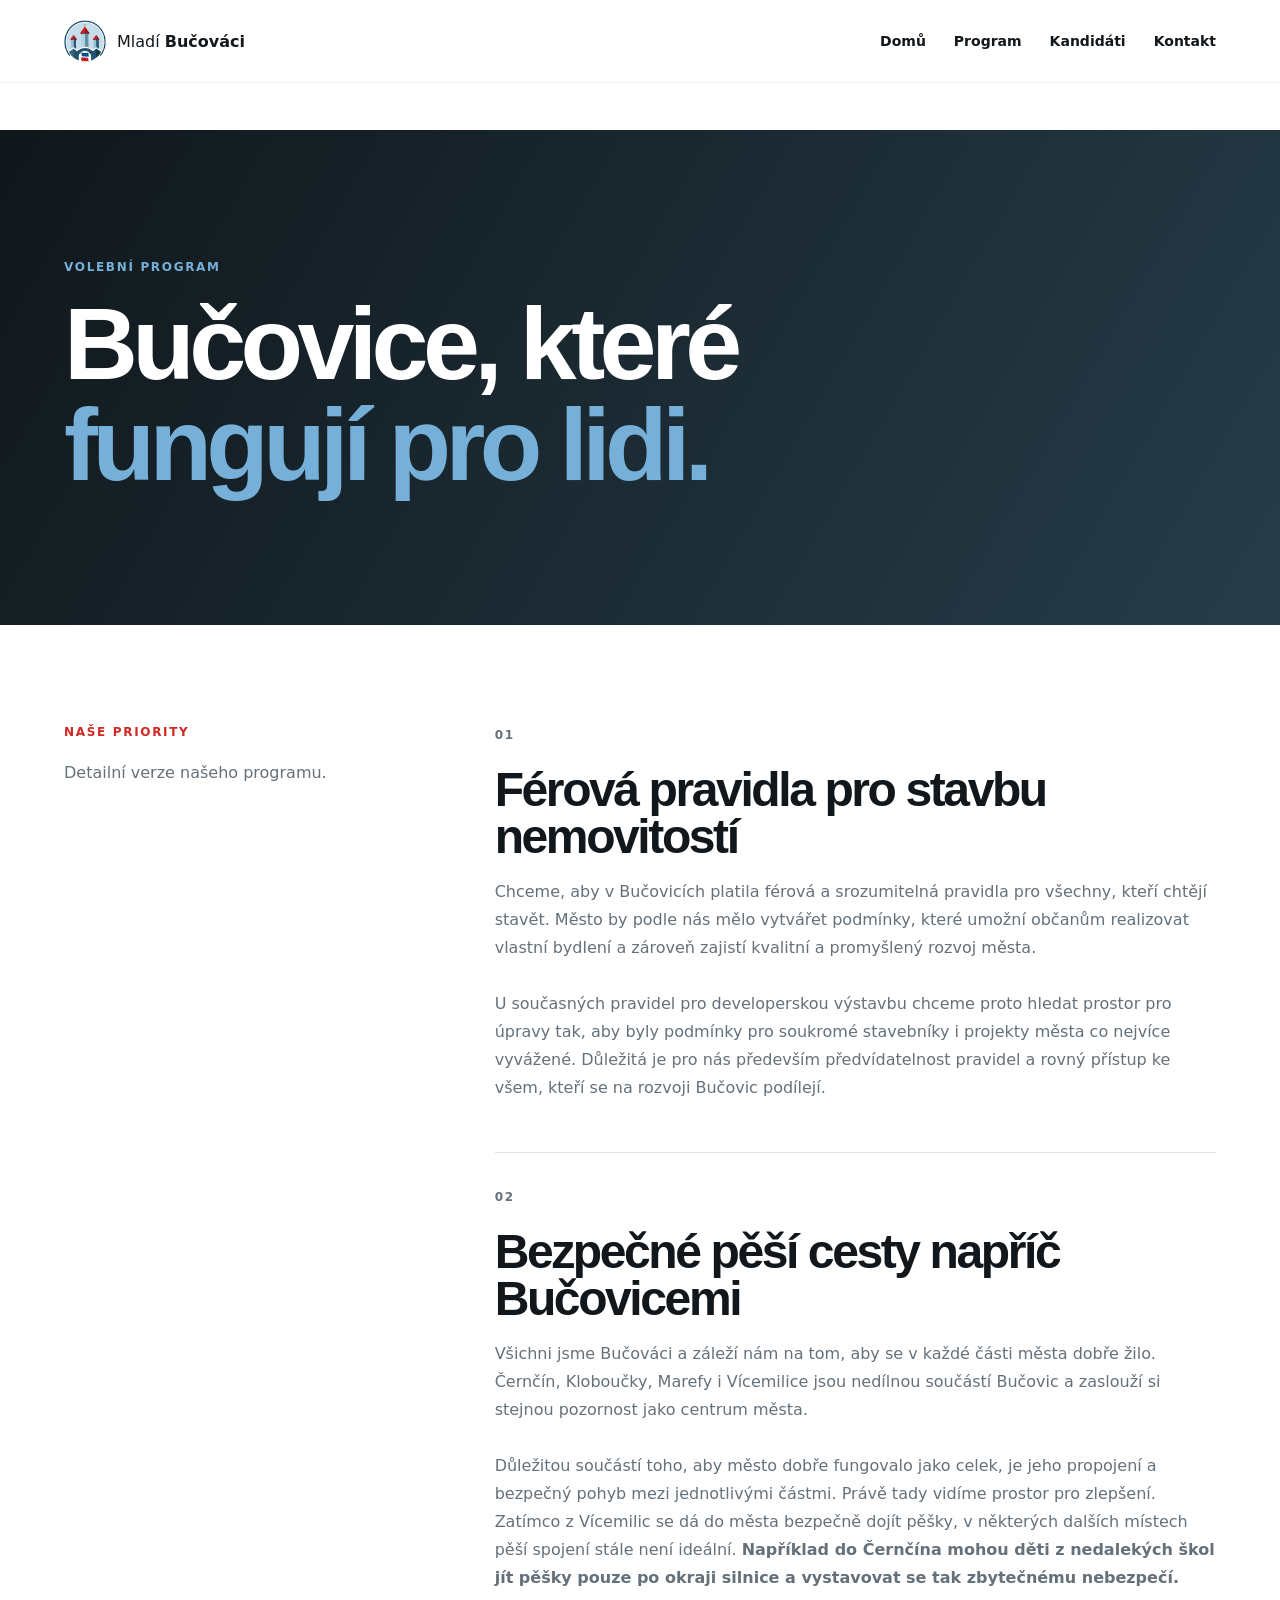
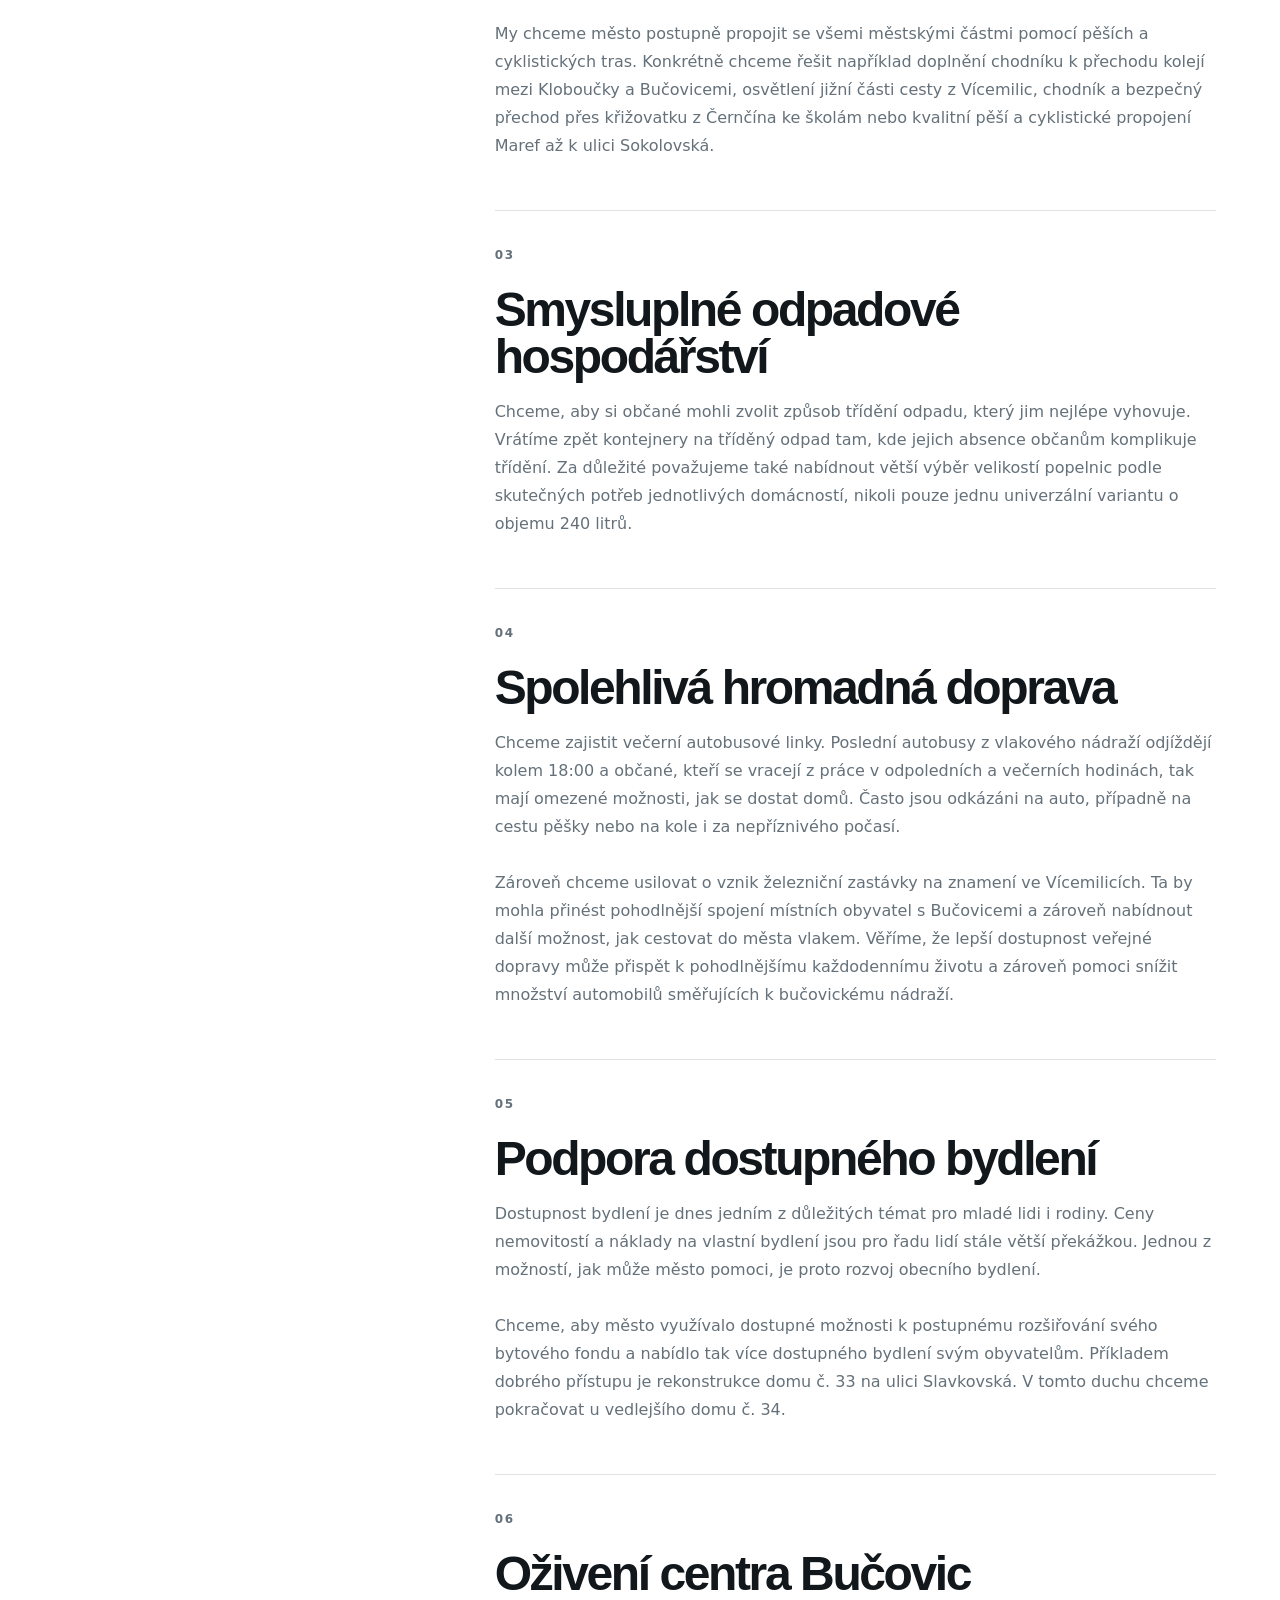
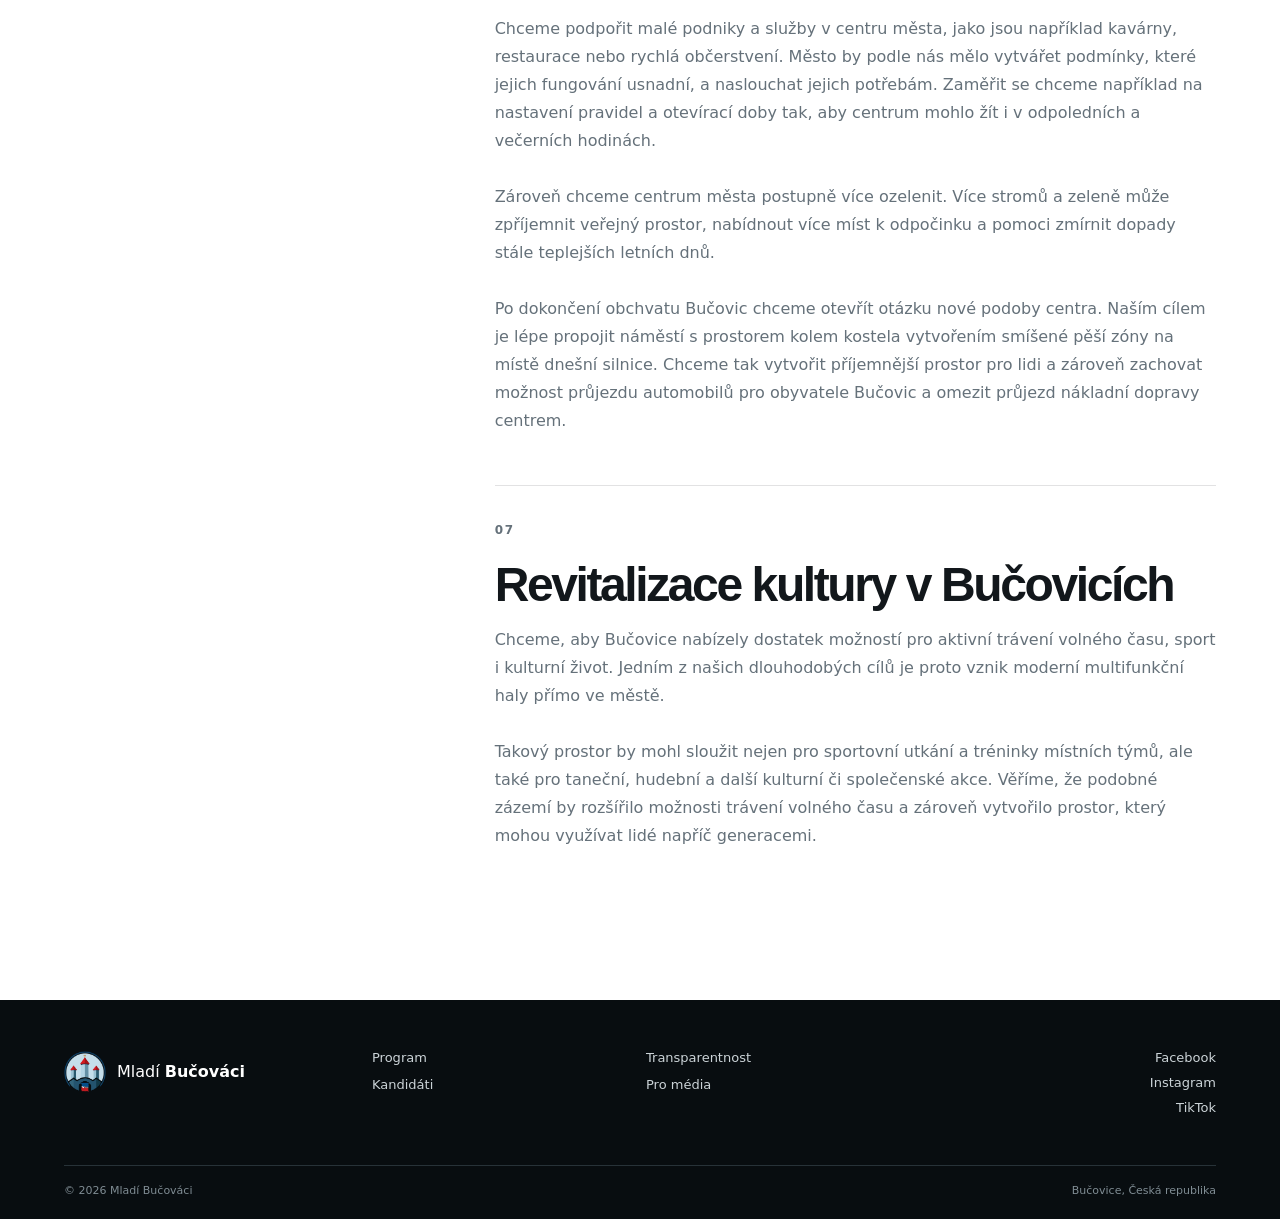
<file: program/index.html>
<!doctype html>
<html lang="cs">
<head>
  <meta charset="utf-8">
  <meta name="viewport" content="width=device-width, initial-scale=1">
  <title>Program | Mladí Bučováci</title>
  <link rel="stylesheet" href="../css/styles.css">
</head>
<body>
<header class="site-header">
  <a class="brand" href="../index.html"><img class="brand-mark" src="../assets/MB_logo.png" alt="Logo Mladých Bučováků"><span>Mladí <strong>Bučováci</strong></span></a>
  <button class="menu-toggle" aria-expanded="false" aria-controls="main-nav">Menu</button>
  <nav id="main-nav" class="main-nav" aria-label="Hlavní navigace">
    <a href="../index.html">Domů</a><a href="./index.html">Program</a><a href="../index.html#kandidati">Kandidáti</a><a href="../index.html#kontakt">Kontakt</a>
  </nav>
</header>
<main class="detail-page">
  <section class="detail-hero reveal"><div class="detail-content"><p class="eyebrow" style="color:#76B0D8;">Volební program</p><h1>Bučovice, které<br><span>fungují pro lidi.</span></h1></div></section>
  <section class="program-detail"><div class="program-detail-grid">
    <aside><p class="eyebrow">Naše priority</p><p style="color:var(--muted);line-height:1.7;">Detailní verze našeho programu.</p></aside>
    <div>
      <article id="tema-1" class="program-topic reveal"><p class="eyebrow">01</p><h2>Férová pravidla pro stavbu nemovitostí</h2>
        <p>
          Chceme, aby v Bučovicích platila férová a srozumitelná pravidla pro všechny, kteří chtějí stavět. Město by podle nás mělo vytvářet podmínky, které umožní občanům realizovat vlastní bydlení a zároveň zajistí kvalitní a promyšlený rozvoj města.<br><br>
          U současných pravidel pro developerskou výstavbu chceme proto hledat prostor pro úpravy tak, aby byly podmínky pro soukromé stavebníky i projekty města co nejvíce vyvážené. Důležitá je pro nás především předvídatelnost pravidel a rovný přístup ke všem, kteří se na rozvoji Bučovic podílejí.

        </p></article>
      <article id="tema-2" class="program-topic reveal"><p class="eyebrow">02</p><h2>Bezpečné pěší cesty napříč Bučovicemi</h2>
        <p>
          Všichni jsme Bučováci a záleží nám na tom, aby se v každé části města dobře žilo. Černčín, Kloboučky, Marefy i Vícemilice jsou nedílnou součástí Bučovic a zaslouží si stejnou pozornost jako centrum města.<br><br>
          Důležitou součástí toho, aby město dobře fungovalo jako celek, je jeho propojení a bezpečný pohyb mezi jednotlivými částmi. Právě tady vidíme prostor pro zlepšení. Zatímco z Vícemilic se dá do města bezpečně dojít pěšky, v některých dalších místech pěší spojení stále není ideální. <b>Například do Černčína mohou děti z nedalekých škol jít pěšky pouze po okraji silnice a vystavovat se tak zbytečnému nebezpečí.</b><br><br>
          My chceme město postupně propojit se všemi městskými částmi pomocí pěších a cyklistických tras. Konkrétně chceme řešit například doplnění chodníku k přechodu kolejí mezi Kloboučky a Bučovicemi, osvětlení jižní části cesty z Vícemilic, chodník a bezpečný přechod přes křižovatku z Černčína ke školám nebo kvalitní pěší a cyklistické propojení Maref až k ulici Sokolovská.
        </p></article>
      <article id="tema-3" class="program-topic reveal"><p class="eyebrow">03</p><h2>Smysluplné odpadové hospodářství</h2>
        <p>
          Chceme, aby si občané mohli zvolit způsob třídění odpadu, který jim nejlépe vyhovuje. Vrátíme zpět kontejnery na tříděný odpad tam, kde jejich absence občanům komplikuje třídění. Za důležité považujeme také nabídnout větší výběr velikostí popelnic podle skutečných potřeb jednotlivých domácností, nikoli pouze jednu univerzální variantu o objemu 240 litrů.
        </p>
      </article>
      <article id="tema-4" class="program-topic reveal"><p class="eyebrow">04</p><h2>Spolehlivá hromadná doprava</h2>
        <p>
          Chceme zajistit večerní autobusové linky. Poslední autobusy z vlakového nádraží odjíždějí kolem 18:00 a občané, kteří se vracejí z práce v odpoledních a večerních hodinách, tak mají omezené možnosti, jak se dostat domů. Často jsou odkázáni na auto, případně na cestu pěšky nebo na kole i za nepříznivého počasí. <br><br>
          Zároveň chceme usilovat o vznik železniční zastávky na znamení ve Vícemilicích. Ta by mohla přinést pohodlnější spojení místních obyvatel s Bučovicemi a zároveň nabídnout další možnost, jak cestovat do města vlakem. Věříme, že lepší dostupnost veřejné dopravy může přispět k pohodlnějšímu každodennímu životu a zároveň pomoci snížit množství automobilů směřujících k bučovickému nádraží.
        </p>
      </article>
      <article id="tema-5" class="program-topic reveal"><p class="eyebrow">05</p><h2>Podpora dostupného bydlení</h2>
        <p>
          Dostupnost bydlení je dnes jedním z důležitých témat pro mladé lidi i rodiny. Ceny nemovitostí a náklady na vlastní bydlení jsou pro řadu lidí stále větší překážkou. Jednou z možností, jak může město pomoci, je proto rozvoj obecního bydlení. <br><br>
          Chceme, aby město využívalo dostupné možnosti k postupnému rozšiřování svého bytového fondu a nabídlo tak více dostupného bydlení svým obyvatelům. Příkladem dobrého přístupu je rekonstrukce domu č. 33 na ulici Slavkovská. V tomto duchu chceme pokračovat u vedlejšího domu č. 34.
        </p>
      </article>
      <article id="tema-6" class="program-topic reveal"><p class="eyebrow">06</p><h2>Oživení centra Bučovic</h2>
        <p>
          Chceme podpořit malé podniky a služby v centru města, jako jsou například kavárny, restaurace nebo rychlá občerstvení. Město by podle nás mělo vytvářet podmínky, které jejich fungování usnadní, a naslouchat jejich potřebám. Zaměřit se chceme například na nastavení pravidel a otevírací doby tak, aby centrum mohlo žít i v odpoledních a večerních hodinách. <br><br>
          Zároveň chceme centrum města postupně více ozelenit. Více stromů a zeleně může zpříjemnit veřejný prostor, nabídnout více míst k odpočinku a pomoci zmírnit dopady stále teplejších letních dnů. <br><br>
          Po dokončení obchvatu Bučovic chceme otevřít otázku nové podoby centra. Naším cílem je lépe propojit náměstí s prostorem kolem kostela vytvořením smíšené pěší zóny na místě dnešní silnice. Chceme tak vytvořit příjemnější prostor pro lidi a zároveň zachovat možnost průjezdu automobilů pro obyvatele Bučovic a omezit průjezd nákladní dopravy centrem.
        </p>
      </article>
      <article id="tema-7" class="program-topic reveal"><p class="eyebrow">07</p><h2>Revitalizace kultury v Bučovicích</h2>
        <p>
          Chceme, aby Bučovice nabízely dostatek možností pro aktivní trávení volného času, sport i kulturní život. Jedním z našich dlouhodobých cílů je proto vznik moderní multifunkční haly přímo ve městě. <br><br>
          Takový prostor by mohl sloužit nejen pro sportovní utkání a tréninky místních týmů, ale také pro taneční, hudební a další kulturní či společenské akce. Věříme, že podobné zázemí by rozšířilo možnosti trávení volného času a zároveň vytvořilo prostor, který mohou využívat lidé napříč generacemi.
        </p>
      </article>

    </div>
  </div></section>
</main>
<footer class="site-footer">
    <div class="footer-top">
      <a class="brand footer-brand" href="#top"><img class="brand-mark" src="../assets/MB_logo.png" alt="Logo Mladých Bučováků"><span>Mladí <strong>Bučováci</strong></span></a>
      <nav class="footer-nav" aria-label="Patička">
        <a href="./index.html">Program</a>
        <a href="../transparency/index.html">Transparentnost</a>
        <a href="../index.html#kandidati">Kandidáti</a>
        <a href="../media/index.html">Pro média</a>
        
      </nav>
      <div class="socials" aria-label="Sociální sítě">
        <a href="https://www.facebook.com/profile.php?id=61593550298514" aria-label="Facebook">Facebook</a>
        <a href="https://www.instagram.com/mladi_bucovaci/" aria-label="Instagram">Instagram</a>
        <a href="https://www.tiktok.com/@mlad.buovci" aria-label="TikTok">TikTok</a>
      </div>
    </div>
    <div class="footer-bottom"><span>© 2026 Mladí Bučováci</span><span>Bučovice, Česká republika</span></div>
  </footer>
<script src="../js/main.js"></script>
</body></html>
</file>
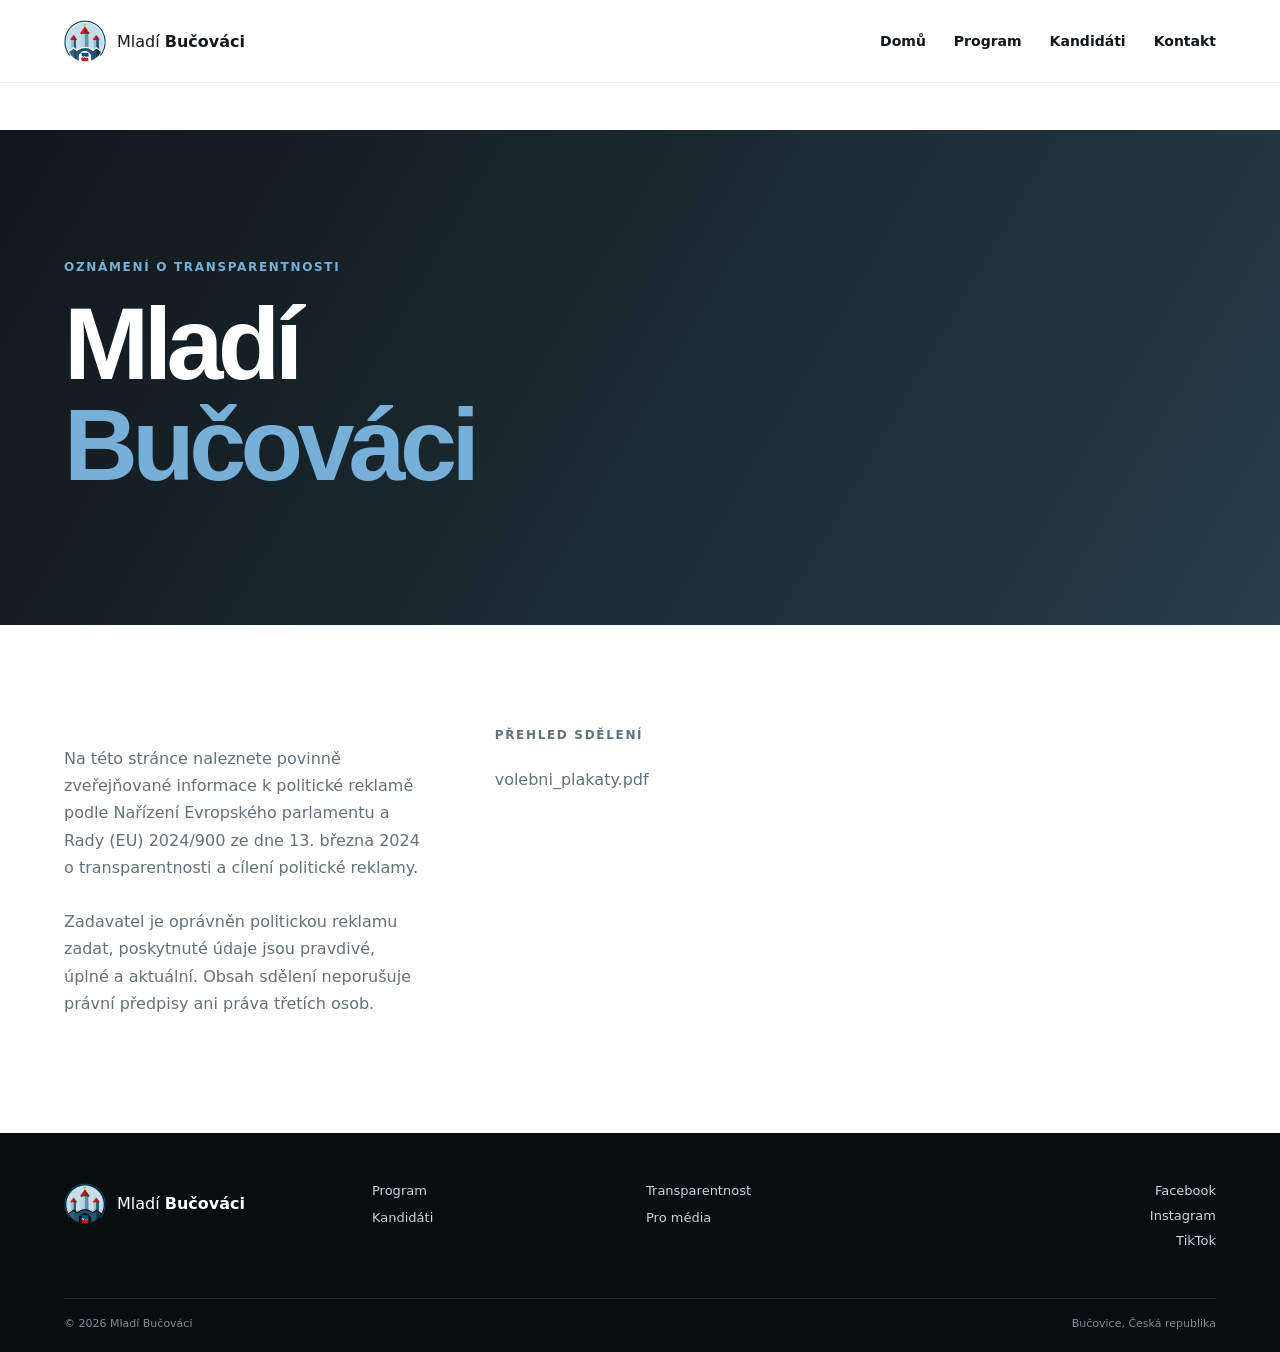
<file: transparency/index.html>
<!doctype html>
<html lang="cs">
<head>
  <meta charset="utf-8">
  <meta name="viewport" content="width=device-width, initial-scale=1">
  <title>Program | Mladí Bučováci</title>
  <link rel="stylesheet" href="../css/styles.css">
</head>
<body>
<header class="site-header">
  <a class="brand" href="../index.html"><img class="brand-mark" src="../assets/MB_logo.png" alt="Logo Mladých Bučováků"><span>Mladí <strong>Bučováci</strong></span></a>
  <button class="menu-toggle" aria-expanded="false" aria-controls="main-nav">Menu</button>
  <nav id="main-nav" class="main-nav" aria-label="Hlavní navigace">
    <a href="../index.html">Domů</a><a href="../program/index.html">Program</a><a href="../index.html#kandidati">Kandidáti</a><a href="../index.html#kontakt">Kontakt</a>
  </nav>
</header>
<main class="detail-page">
  <section class="detail-hero reveal"><div class="detail-content"><p class="eyebrow" style="color:#76B0D8;">Oznámení o transparentnosti</p><h1>Mladí<br><span>Bučováci</span></h1></div></section>
  <section class="program-detail"><div class="program-detail-grid">
    <aside><p class="eyebrow"></p><p style="color:var(--muted);line-height:1.7;">Na této stránce naleznete povinně zveřejňované informace k politické reklamě podle Nařízení Evropského parlamentu a Rady (EU) 2024/900 ze dne 13. března 2024 o transparentnosti a cílení politické reklamy.<br><br>Zadavatel je oprávněn politickou reklamu zadat, poskytnuté údaje jsou pravdivé, úplné a aktuální. Obsah sdělení neporušuje právní předpisy ani práva třetích osob.</p></aside>
    <div>
      <article id="tema-1" class="program-topic reveal"><p class="eyebrow">Přehled sdělení</p><h2></h2>
        <p>
          <a href="volebni_plakaty.pdf">volebni_plakaty.pdf</a>
        </p>
      </article>
    </div>
  </div></section>
</main>
<footer class="site-footer">
    <div class="footer-top">
      <a class="brand footer-brand" href="#top"><img class="brand-mark" src="../assets/MB_logo.png" alt="Logo Mladých Bučováků"><span>Mladí <strong>Bučováci</strong></span></a>
      <nav class="footer-nav" aria-label="Patička">
        <a href="../program/index.html">Program</a>
        <a href="./index.html">Transparentnost</a>
        <a href="../index.html#kandidati">Kandidáti</a>
        <a href="../media/index.html">Pro média</a>
        
      </nav>
      <div class="socials" aria-label="Sociální sítě">
        <a href="https://www.facebook.com/profile.php?id=61593550298514" aria-label="Facebook">Facebook</a>
        <a href="https://www.instagram.com/mladi_bucovaci/" aria-label="Instagram">Instagram</a>
        <a href="https://www.tiktok.com/@mlad.buovci" aria-label="TikTok">TikTok</a>
      </div>
    </div>
    <div class="footer-bottom"><span>© 2026 Mladí Bučováci</span><span>Bučovice, Česká republika</span></div>
  </footer>
<script src="../js/main.js"></script>
</body></html>
</file>
<file: css/styles.css>
/* =========================================================
   Mladí Bučováci — hlavní styly
   ========================================================= */

:root {
  --red: #D12823;
  --blue: #76B0D8;
  --white: #FFFFFF;
  --ink: #12171B;
  --muted: #65717A;
  --light-bg: #F7FAFC;
  --dark-bg: #080D10;
  --dark-panel: #172126;
  --line: rgba(18, 23, 27, 0.12);
  --radius: 24px;
  --content-width: 1240px;
}

* { box-sizing: border-box; }
html { scroll-behavior: smooth; }
body {
  margin: 0;
  color: var(--ink);
  background: var(--white);
  font-family: "DM Sans", system-ui, sans-serif;
  overflow-x: hidden;
}
a { color: inherit; text-decoration: none; transition: color .25s ease, transform .25s ease, background-color .25s ease, border-color .25s ease, box-shadow .25s ease; }
a:hover { color: var(--red); }
img { display: block; max-width: 100%; }
button, input, textarea { font: inherit; }

/* ---------- Typografie ---------- */
h1, h2, h3 { margin: 0; font-family: "Space Grotesk", sans-serif; line-height: .98; }
h1 { font-size: clamp(52px, 8vw, 112px); letter-spacing: -.055em; }
h2 { font-size: clamp(44px, 6vw, 82px); letter-spacing: -.05em; }
h1 span, h2 span { color: var(--blue); }
.eyebrow { margin: 0 0 20px; color: var(--red); font-size: 12px; font-weight: 700; letter-spacing: .14em; text-transform: uppercase; }

/* ---------- Hlavička a logo ---------- */
.site-header {
  position: fixed; z-index: 20; inset: 0 0 auto;
  display: flex; align-items: center; justify-content: space-between;
  padding: 20px 5vw; background: rgba(255,255,255,.88);
  backdrop-filter: blur(14px); border-bottom: 1px solid rgba(18,23,27,.06);
}
.brand { display: flex; align-items: center; gap: 11px; color: var(--ink); font-weight: 500; }
.brand:hover { color: var(--ink); } /* brand se při hoveru nepřebarvuje */
.brand-mark { width: 42px; height: 42px; flex: 0 0 42px; object-fit: contain; }
/* Nahraďte assets/logo-placeholder.svg skutečným logem. */
.main-nav { display: flex; gap: 28px; font-size: 14px; font-weight: 700; }
.main-nav a:hover { transform: translateY(-2px); }
.menu-toggle { display: none; border: 0; background: transparent; font-weight: 700; cursor: pointer; }

/* ---------- Společné sekce ---------- */
.full-section { position: relative; min-height: 100svh; display: flex; align-items: center; padding: 110px 5vw; }
.section-inner { width: 100%; max-width: var(--content-width); margin: 0 auto; }
.section-heading { margin-bottom: 50px; }

/* ---------- Hero ---------- */
.hero { isolation: isolate; overflow: hidden; color: var(--white); }
/* .hero-photo{position:absolute;inset:0;background:linear-gradient(115deg,#17232b,#52798f 45%,#b8d4e5);background-image:url("../assets/main_page_logo.jpg");background-size:cover;background-position:center;z-index:-2} */
.hero-photo {
  position: absolute; z-index: -2; inset: 0;
  background: linear-gradient(115deg,#17232B,#52798F 45%,#B8D4E5);
  background-image: url("../assets/main_page_logo.jpg");
  background-size: cover; background-position: center;
}
.hero-overlay { position: absolute; z-index: -1; inset: 0; background: linear-gradient(90deg,rgba(10,17,21,.78),rgba(10,17,21,.28)); }
.hero-content { max-width: 760px; }
.hero .eyebrow { color: var(--blue); }
.hero-lead { max-width: 610px; margin: 28px 0 34px; font-size: clamp(17px,2vw,21px); line-height: 1.5; }
.hero-actions { display: flex; align-items: center; gap: 26px; }
.scroll-cue { position: absolute; right: 5vw; bottom: 30px; font-size: 12px; letter-spacing: .12em; text-transform: uppercase; opacity: .75; }

/* ---------- Tlačítka ---------- */
.btn { display: inline-flex; align-items: center; justify-content: center; padding: 15px 22px; border: 0; border-radius: 999px; font-weight: 700; cursor: pointer; }
.btn-primary { color: var(--white); background: var(--red); }
.btn-primary:hover { color: var(--white); background: #A91E1A; transform: translateY(-3px); box-shadow: 0 12px 30px rgba(209,40,35,.25); }
.text-link { font-weight: 700; }

/* ---------- Program cards ---------- */
.program { background: var(--light-bg); }
.program-grid { display: grid; grid-template-columns: repeat(4,1fr); gap: 16px; }
.program-card { display: block; min-height: 245px; padding: 28px; color: var(--ink); background: var(--white); border: 1px solid var(--line); border-radius: var(--radius); }
.program-card:hover { color: var(--ink); transform: translateY(-8px); border-color: var(--blue); box-shadow: 0 20px 50px rgba(25,45,60,.1); }
.program-card > span { color: var(--red); font-family: "Space Grotesk", sans-serif; font-weight: 700; }
.program-card h3 { margin: 45px 0 12px; font-size: 25px; }
.program-card p { margin: 0; color: var(--muted); line-height: 1.6; }

/* ---------- Kandidáti ---------- */
.candidates { background: var(--blue); }
.candidates .eyebrow { color: var(--red); }
.candidate-grid { display: grid; grid-template-columns: repeat(4,1fr); gap: 16px; }
.candidate-card { display: block; overflow: hidden; color: var(--ink); background: var(--white); border-radius: var(--radius); }
.candidate-card:hover { color: var(--ink); transform: translateY(-8px); }

/*
   .portrait je připravený pro skutečnou fotografii.
   Stačí ponechat <img> uvnitř a nahradit src skutečným souborem.
*/
.portrait { position: relative; height: 290px; display: flex; align-items: center; justify-content: center; overflow: hidden; background: #DBEAF4; color: #6D8CA0; }
.portrait img { width: 100%; height: 100%; object-fit: cover; }
.candidate-card > div:last-child { padding: 20px 22px; }
.candidate-card h3 { margin-bottom: 7px; font-size: 22px; }
.candidate-card p { margin: 0; color: var(--muted); line-height: 1.6; }
.edit-note { margin-top: 18px; font-size: 12px; opacity: .7; }

/* ---------- Kontakt ---------- */
.contact { padding: 120px 5vw; color: var(--white); background: #10171B; }
.contact .eyebrow { color: var(--blue); }
.contact-layout { display: grid; grid-template-columns: 1fr 1fr; gap: 90px; align-items: start; }
.contact-layout > div > p { max-width: 450px; margin-top: 25px; color: #B7C2C8; line-height: 1.6; }
.contact-form { display: grid; gap: 18px; }
.contact-form label { display: grid; gap: 8px; font-size: 13px; font-weight: 700; }
.contact-form input:not([type="checkbox"]), .contact-form textarea { width: 100%; padding: 15px 16px; color: var(--white); background: var(--dark-panel); border: 1px solid #39464D; border-radius: 14px; outline: none; }
.contact-form input:focus, .contact-form textarea:focus { border-color: var(--blue); }
.checkbox { display: flex !important; flex-direction: row; align-items: flex-start; color: #B7C2C8; font-weight: 400 !important; }
.checkbox input { margin-top: 3px; }
.form-status { min-height: 20px; margin: 0; color: var(--blue); font-size: 13px; }

/* ---------- Detail programu ---------- */
.detail-page { padding-top: 130px; }
.detail-hero { min-height: 55svh; display: flex; align-items: center; padding: 120px 5vw; color: var(--white); background: linear-gradient(120deg,#10171B,#263D4A); }
.detail-content { max-width: var(--content-width); width: 100%; margin: 0 auto; }
.program-detail { padding: 100px 5vw; }
.program-detail-grid { display: grid; grid-template-columns: 1fr 2fr; gap: 70px; max-width: var(--content-width); margin: 0 auto; }
.program-topic { padding: 34px 0; border-top: 1px solid var(--line); }
.program-topic:first-child { padding-top: 0; border-top: 0; }
.program-topic h2 { margin-bottom: 18px; font-size: clamp(30px,4vw,48px); }
.program-topic p, .program-topic li { color: var(--muted); line-height: 1.75; }
.program-topic ul { padding-left: 20px; }

/* ---------- Detail kandidáta ---------- */
.candidate-detail { min-height: 100svh; display: flex; align-items: center; padding: 130px 5vw 90px; }
.candidate-detail-grid { display: grid; grid-template-columns: 1fr 1fr; gap: 70px; align-items: center; max-width: var(--content-width); width: 100%; margin: 0 auto; }
.candidate-detail-photo { min-height: 650px; display: flex; align-items: center; justify-content: center; overflow: hidden; background: #DBEAF4; border-radius: var(--radius); }
.candidate-detail-photo img { width: 100%; height: 100%; min-height: 650px; object-fit: cover; }
.candidate-detail-copy h1 { margin-bottom: 18px; font-size: clamp(48px,6vw,82px); }
.candidate-detail-role { margin: 0 0 30px; color: var(--red); font-weight: 700; }
.candidate-biography { max-width: 620px; color: var(--muted); font-size: 18px; line-height: 1.8; }

/* ---------- Patička ---------- */
.site-footer { padding: 50px 5vw 22px; color: #CBD3D7; background: var(--dark-bg); }
.footer-top { display: grid; grid-template-columns: 1fr 2fr 1fr; gap: 40px; align-items: start; max-width: var(--content-width); margin: 0 auto; }
.footer-brand { color: var(--white); }
.footer-brand:hover { color: var(--white); }
.footer-nav { display: grid; grid-template-columns: repeat(2,1fr); gap: 12px; font-size: 13px; }
.socials { display: flex; flex-direction: column; align-items: flex-end; gap: 10px; font-size: 13px; }
.footer-bottom { display: flex; justify-content: space-between; max-width: var(--content-width); margin: 50px auto 0; padding-top: 18px; color: #7F8C93; border-top: 1px solid #273238; font-size: 11px; }

/* ---------- Scroll animace ---------- */
.reveal { opacity: 0; transform: translateY(50px); transition: opacity .8s ease, transform .8s cubic-bezier(.2,.7,.2,1); }
.reveal.is-visible { opacity: 1; transform: none; }

/* ---------- Responzivita ---------- */
@media (max-width: 900px) {
  .main-nav { display: none; }
  .menu-toggle { display: block; }
  .main-nav.open { position: absolute; top: 78px; right: 5vw; display: flex; flex-direction: column; padding: 20px; background: var(--white); border-radius: 18px; box-shadow: 0 15px 40px rgba(0,0,0,.12); }
  .program-grid, .candidate-grid { grid-template-columns: 1fr 1fr; }
  .contact-layout, .candidate-detail-grid, .program-detail-grid { grid-template-columns: 1fr; }
  .footer-top { grid-template-columns: 1fr; }
  .socials { align-items: flex-start; }
  .candidate-detail-photo, .candidate-detail-photo img { min-height: 520px; }
  .full-section { padding-top: 130px; }
}

@media (max-width: 600px) {
  .site-header { padding: 16px 5vw; }
  .brand-mark { width: 36px; height: 36px; flex-basis: 36px; }
  .program-grid, .candidate-grid { grid-template-columns: 1fr; }
  .hero-actions { align-items: flex-start; flex-direction: column; gap: 18px; }
  .hero { min-height: 100svh; }
  .footer-nav { grid-template-columns: 1fr; }
  .footer-bottom { flex-direction: column; gap: 8px; }
  .candidate-detail { padding-top: 120px; }
  .candidate-detail-photo, .candidate-detail-photo img { min-height: 420px; }
}

@media (prefers-reduced-motion: reduce) {
  html { scroll-behavior: auto; }
  .reveal, .reveal.is-visible, .program-card, .candidate-card, .btn { transform: none; transition: none; }
}
/* Kontakt – odesílání formuláře */
.form-honey {
  position: absolute;
  left: -9999px;
  width: 1px;
  height: 1px;
  opacity: 0;
  pointer-events: none;
}

.contact-form button:disabled {
  opacity: 0.65;
  cursor: wait;
}

.form-status.is-success {
  color: #247A3D;
}

.form-status.is-error {
  color: #B42318;
}
/* ---------- Pro média ---------- */
.media-page { padding-top: 78px; }
.media-hero {
  min-height: 72svh;
  display: flex;
  align-items: center;
  padding: 110px 5vw 90px;
  color: var(--white);
  background: linear-gradient(120deg,#10171B,#263D4A);
}
.media-hero h1 { max-width: 900px; }
.media-hero-lead {
  max-width: 700px;
  margin: 30px 0 34px;
  color: #D9E2E7;
  font-size: clamp(17px,2vw,21px);
  line-height: 1.6;
}
.media-section { padding: 110px 5vw; }
.media-section-alt { background: var(--light-bg); }
.media-section-intro {
  max-width: 720px;
  margin: 24px 0 0;
  color: var(--muted);
  font-size: 17px;
  line-height: 1.7;
}
.media-photo-grid {
  display: grid;
  grid-template-columns: repeat(3, 1fr);
  gap: 22px;
}
.media-photo-card {
  overflow: hidden;
  background: var(--white);
  border: 1px solid var(--line);
  border-radius: var(--radius);
  box-shadow: 0 12px 35px rgba(25,45,60,.06);
}
.media-photo {
  display: block;
  height: 430px;
  overflow: hidden;
  background: #DBEAF4;
}
.media-photo img {
  width: 100%;
  height: 100%;
  object-fit: cover;
  transition: transform .45s ease;
}
.media-photo-card:hover .media-photo img { transform: scale(1.035); }
.media-card-copy {
  display: flex;
  justify-content: space-between;
  gap: 18px;
  align-items: flex-end;
  padding: 22px;
}
.media-card-copy h3 { margin-bottom: 7px; font-size: 21px; line-height: 1.05; }
.media-card-copy p { margin: 0; color: var(--muted); font-size: 13px; line-height: 1.5; }
.download-link {
  flex: 0 0 auto;
  color: var(--red);
  font-size: 12px;
  font-weight: 700;
  white-space: nowrap;
}
.download-link:hover { color: var(--ink); }
.media-assets-grid {
  display: grid;
  grid-template-columns: repeat(3, 1fr);
  gap: 22px;
}
.media-asset-card {
  display: flex;
  flex-direction: column;
  overflow: hidden;
  background: var(--white);
  border: 1px solid var(--line);
  border-radius: var(--radius);
}
.media-logo-preview,
.media-asset-preview {
  height: 280px;
  display: flex;
  align-items: center;
  justify-content: center;
  padding: 40px;
  background: #EEF5F8;
}
.media-logo-preview img { width: min(100%, 260px); max-height: 190px; object-fit: contain; }
.media-asset-preview { padding: 0; }
.media-asset-preview img { width: 100%; height: 100%; object-fit: cover; }
.media-asset-copy { padding: 26px; }
.media-asset-copy h3 { margin-bottom: 10px; font-size: 23px; }
.media-asset-copy p { min-height: 68px; margin: 0 0 22px; color: var(--muted); line-height: 1.6; }
.media-info-grid {
  display: grid;
  grid-template-columns: 1fr 1fr;
  gap: 90px;
  align-items: start;
}
.media-copy { max-width: 650px; }
.media-copy > p { margin: 0 0 34px; color: var(--muted); font-size: 20px; line-height: 1.65; }
.media-facts {
  margin: 0;
  border-top: 1px solid var(--line);
}
.media-facts > div {
  display: grid;
  grid-template-columns: 130px 1fr;
  gap: 20px;
  padding: 16px 0;
  border-bottom: 1px solid var(--line);
}
.media-facts dt { color: var(--muted); font-size: 13px; font-weight: 700; }
.media-facts dd { margin: 0; font-weight: 700; }
.media-facts a { color: var(--red); }
.media-colors {
  display: grid;
  grid-template-columns: repeat(3, 1fr);
  gap: 18px;
}
.media-color {
  display: flex;
  align-items: center;
  gap: 18px;
  padding: 24px;
  background: var(--white);
  border: 1px solid var(--line);
  border-radius: 18px;
}
.media-color > span {
  width: 58px;
  height: 58px;
  flex: 0 0 58px;
  border-radius: 50%;
  box-shadow: inset 0 0 0 1px rgba(0,0,0,.04);
}
.media-color strong,
.media-color small { display: block; }
.media-color small { margin-top: 4px; color: var(--muted); }
.media-contact {
  padding: 100px 5vw;
  color: var(--white);
  background: var(--dark-bg);
}
.media-contact-inner {
  display: grid;
  grid-template-columns: 1fr 1fr;
  gap: 90px;
  align-items: center;
}
.media-contact p:not(.eyebrow) {
  max-width: 520px;
  margin: 0 0 26px;
  color: #C8D2D7;
  font-size: 18px;
  line-height: 1.7;
}

@media (max-width: 900px) {
  .media-photo-grid,
  .media-assets-grid { grid-template-columns: 1fr 1fr; }
  .media-info-grid,
  .media-contact-inner { grid-template-columns: 1fr; gap: 45px; }
  .media-colors { grid-template-columns: 1fr; }
}
@media (max-width: 600px) {
  .media-page { padding-top: 68px; }
  .media-hero,
  .media-section,
  .media-contact { padding-left: 5vw; padding-right: 5vw; }
  .media-photo-grid,
  .media-assets-grid { grid-template-columns: 1fr; }
  .media-photo { height: 390px; }
  .media-card-copy { align-items: flex-start; flex-direction: column; }
  .media-asset-copy p { min-height: 0; }
  .media-facts > div { grid-template-columns: 1fr; gap: 5px; }
}
</file>
